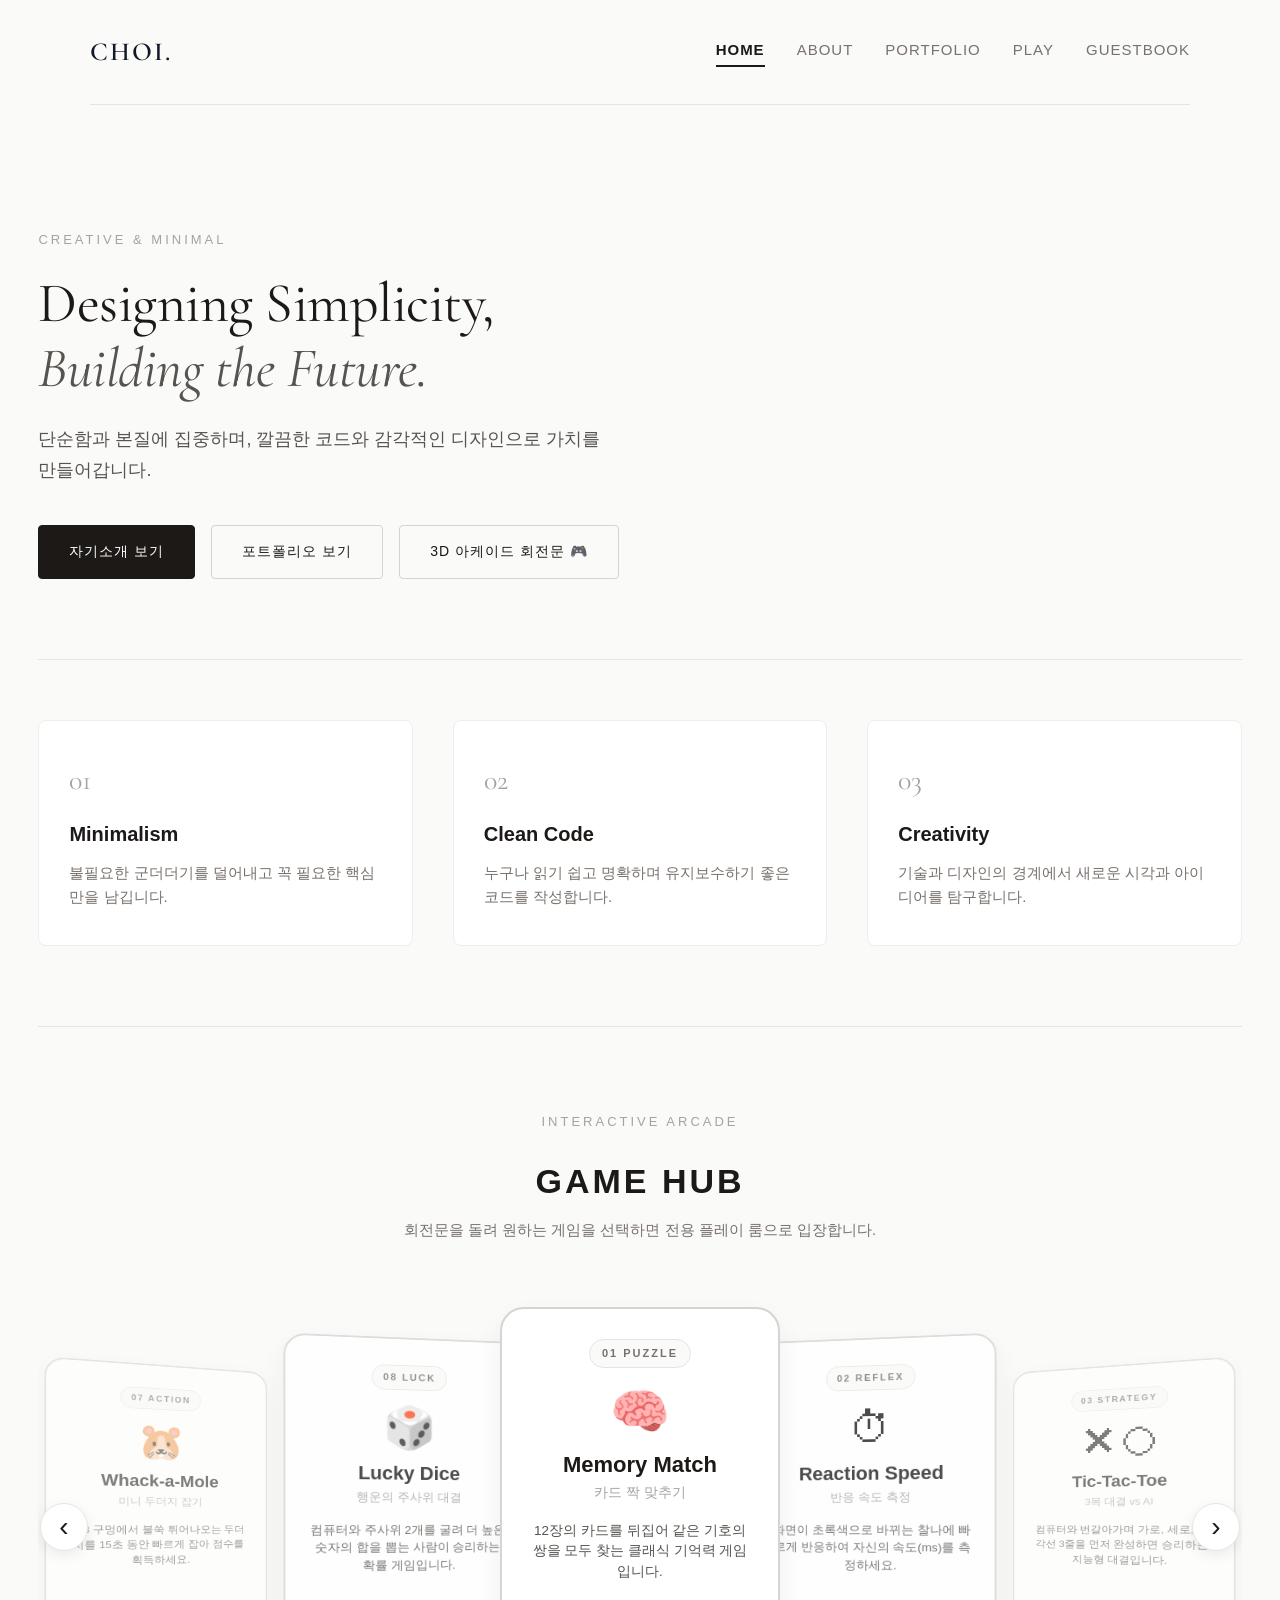
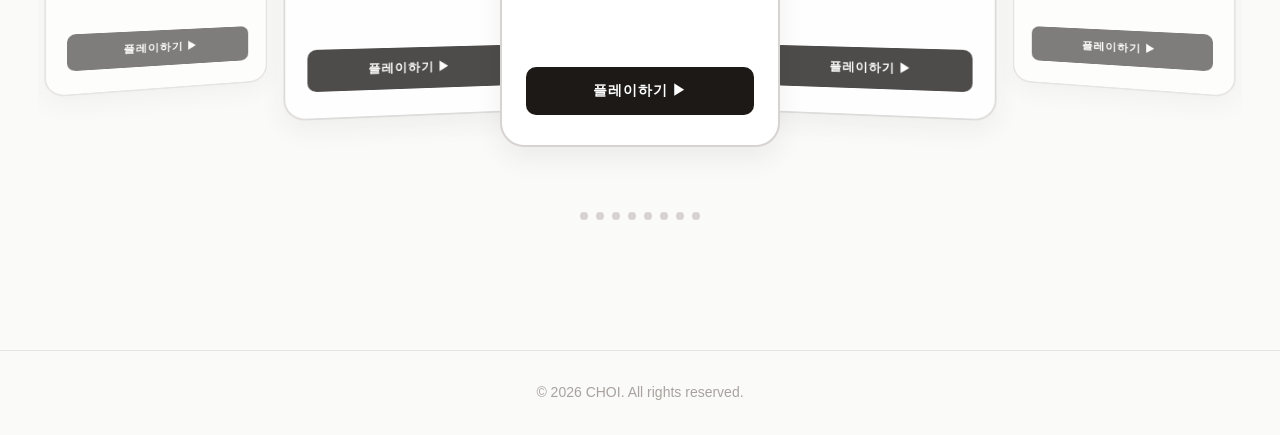
<file: index.html>
<!DOCTYPE html>
<html lang="ko">
<head>
    <meta charset="UTF-8">
    <meta name="viewport" content="width=device-width, initial-scale=1.0">
    <title>CHOI - Home</title>
    <!-- 구글 폰트 -->
    <link rel="preconnect" href="https://fonts.googleapis.com">
    <link rel="preconnect" href="https://fonts.gstatic.com" crossorigin>
    <link href="https://fonts.googleapis.com/css2?family=Cormorant+Garamond:ital,wght@0,400;0,600;1,400&family=Pretendard:wght@300;400;600;700&display=swap" rel="stylesheet">
    <link rel="stylesheet" href="style.css?v=3.5">
</head>
<body>
    <!-- 상단 네비게이션 메뉴 -->
    <header class="navbar">
        <div class="logo">
            <a href="index.html">CHOI.</a>
        </div>
        <nav class="nav-links">
            <a href="index.html" class="active">Home</a>
            <a href="about.html">About</a>
            <a href="portfolio.html">Portfolio</a>
            <a href="#playground">Play</a>
            <a href="guestbook.html">Guestbook</a>
        </nav>
    </header>

    <!-- 메인 홈페이지 콘텐츠 -->
    <main class="container">
        <!-- 1. 히어로 섹션 -->
        <section class="hero-section">
            <span class="category-tag">Creative & Minimal</span>
            <h1 class="hero-title">
                Designing Simplicity,<br>
                <em>Building the Future.</em>
            </h1>
            <p class="hero-subtitle">
                단순함과 본질에 집중하며, 깔끔한 코드와 감각적인 디자인으로 가치를 만들어갑니다.
            </p>

            <div class="button-group">
                <a href="about.html" class="btn btn-primary">자기소개 보기</a>
                <a href="portfolio.html" class="btn btn-outline">포트폴리오 보기</a>
                <a href="#playground" class="btn btn-outline">3D 아케이드 회전문 🎮</a>
            </div>
        </section>

        <!-- 2. 철학 카드 3열 -->
        <section class="feature-grid">
            <div class="feature-item">
                <span class="feature-num">01</span>
                <h3>Minimalism</h3>
                <p>불필요한 군더더기를 덜어내고 꼭 필요한 핵심만을 남깁니다.</p>
            </div>
            <div class="feature-item">
                <span class="feature-num">02</span>
                <h3>Clean Code</h3>
                <p>누구나 읽기 쉽고 명확하며 유지보수하기 좋은 코드를 작성합니다.</p>
            </div>
            <div class="feature-item">
                <span class="feature-num">03</span>
                <h3>Creativity</h3>
                <p>기술과 디자인의 경계에서 새로운 시각과 아이디어를 탐구합니다.</p>
            </div>
        </section>

        <!-- 3. 8-Game 3D 아케이드 회전문 섹션 -->
        <section class="carousel-playground-section" id="playground">
            <div class="section-title-wrap">
                <span class="category-tag">Interactive Arcade</span>
                <h2 class="section-title">GAME HUB</h2>
                <p class="section-desc">회전문을 돌려 원하는 게임을 선택하면 전용 플레이 룸으로 입장합니다.</p>
            </div>

            <!-- 3D 회전문 래퍼 -->
            <div class="carousel-3d-wrapper">
                <!-- 이전 버튼 -->
                <button class="carousel-arrow-btn prev-btn" id="prev-btn" aria-label="이전 게임">‹</button>

                <!-- 3D 원근감 씬 -->
                <div class="carousel-3d-scene" id="carousel-scene">
                    <div class="carousel-3d-cylinder" id="carousel-cylinder">

                        <!-- [게임 1] 카드 짝 맞추기 -->
                        <div class="carousel-3d-card" data-index="0" data-game="memory">
                            <div class="game-poster-card">
                                <div class="poster-badge">01 PUZZLE</div>
                                <div class="poster-icon">🧠</div>
                                <h3 class="poster-title">Memory Match</h3>
                                <p class="poster-korean">카드 짝 맞추기</p>
                                <p class="poster-desc">12장의 카드를 뒤집어 같은 기호의 쌍을 모두 찾는 클래식 기억력 게임입니다.</p>
                                <a href="play.html?game=memory" class="btn-play-now">플레이하기 ▶</a>
                            </div>
                        </div>

                        <!-- [게임 2] 반응 속도 테스트 -->
                        <div class="carousel-3d-card" data-index="1" data-game="reaction">
                            <div class="game-poster-card">
                                <div class="poster-badge">02 REFLEX</div>
                                <div class="poster-icon">⏱</div>
                                <h3 class="poster-title">Reaction Speed</h3>
                                <p class="poster-korean">반응 속도 측정</p>
                                <p class="poster-desc">화면이 초록색으로 바뀌는 찰나에 빠르게 반응하여 자신의 속도(ms)를 측정하세요.</p>
                                <a href="play.html?game=reaction" class="btn-play-now">플레이하기 ▶</a>
                            </div>
                        </div>

                        <!-- [게임 3] 틱택토 -->
                        <div class="carousel-3d-card" data-index="2" data-game="tictactoe">
                            <div class="game-poster-card">
                                <div class="poster-badge">03 STRATEGY</div>
                                <div class="poster-icon">✕◯</div>
                                <h3 class="poster-title">Tic-Tac-Toe</h3>
                                <p class="poster-korean">3목 대결 vs AI</p>
                                <p class="poster-desc">컴퓨터와 번갈아가며 가로, 세로, 대각선 3줄을 먼저 완성하면 승리하는 지능형 대결입니다.</p>
                                <a href="play.html?game=tictactoe" class="btn-play-now">플레이하기 ▶</a>
                            </div>
                        </div>

                        <!-- [게임 4] 업다운 숫자 맞추기 -->
                        <div class="carousel-3d-card" data-index="3" data-game="updown">
                            <div class="game-poster-card">
                                <div class="poster-badge">04 LOGIC</div>
                                <div class="poster-icon">⇅</div>
                                <h3 class="poster-title">Up & Down</h3>
                                <p class="poster-korean">업다운 숫자 맞추기</p>
                                <p class="poster-desc">1부터 100 사이의 숨겨진 숫자를 7번의 기회 안에 UP/DOWN 힌트로 추리해 보세요.</p>
                                <a href="play.html?game=updown" class="btn-play-now">플레이하기 ▶</a>
                            </div>
                        </div>

                        <!-- [게임 5] 스피드 연타 -->
                        <div class="carousel-3d-card" data-index="4" data-game="clicker">
                            <div class="game-poster-card">
                                <div class="poster-badge">05 SPEED</div>
                                <div class="poster-icon">👆</div>
                                <h3 class="poster-title">Speed Clicker</h3>
                                <p class="poster-korean">5초 스피드 광클</p>
                                <p class="poster-desc">5초 동안 버튼을 최대한 빠르게 연타하여 자신의 초당 클릭 속도(CPS)를 측정합니다.</p>
                                <a href="play.html?game=clicker" class="btn-play-now">플레이하기 ▶</a>
                            </div>
                        </div>

                        <!-- [게임 6] 가위바위보 -->
                        <div class="carousel-3d-card" data-index="5" data-game="rps">
                            <div class="game-poster-card">
                                <div class="poster-badge">06 CHANCE</div>
                                <div class="poster-icon">✌️</div>
                                <h3 class="poster-title">Rock Paper Scissors</h3>
                                <p class="poster-korean">가위바위보 연승</p>
                                <p class="poster-desc">컴퓨터를 상대로 가위, 바위, 보를 겨루어 최고 몇 연승까지 기록할 수 있는지 도전하세요.</p>
                                <a href="play.html?game=rps" class="btn-play-now">플레이하기 ▶</a>
                            </div>
                        </div>

                        <!-- [게임 7] 두더지 잡기 -->
                        <div class="carousel-3d-card" data-index="6" data-game="mole">
                            <div class="game-poster-card">
                                <div class="poster-badge">07 ACTION</div>
                                <div class="poster-icon">🐹</div>
                                <h3 class="poster-title">Whack-a-Mole</h3>
                                <p class="poster-korean">미니 두더지 잡기</p>
                                <p class="poster-desc">3x3 구멍에서 불쑥 튀어나오는 두더지를 15초 동안 빠르게 잡아 점수를 획득하세요.</p>
                                <a href="play.html?game=mole" class="btn-play-now">플레이하기 ▶</a>
                            </div>
                        </div>

                        <!-- [게임 8] 주사위 대결 -->
                        <div class="carousel-3d-card" data-index="7" data-game="dice">
                            <div class="game-poster-card">
                                <div class="poster-badge">08 LUCK</div>
                                <div class="poster-icon">🎲</div>
                                <h3 class="poster-title">Lucky Dice</h3>
                                <p class="poster-korean">행운의 주사위 대결</p>
                                <p class="poster-desc">컴퓨터와 주사위 2개를 굴려 더 높은 숫자의 합을 뽑는 사람이 승리하는 확률 게임입니다.</p>
                                <a href="play.html?game=dice" class="btn-play-now">플레이하기 ▶</a>
                            </div>
                        </div>

                    </div>
                </div>

                <!-- 다음 버튼 -->
                <button class="carousel-arrow-btn next-btn" id="next-btn" aria-label="다음 게임">›</button>
            </div>

            <!-- 하단 8개 인디케이터 점 -->
            <div class="carousel-indicators" id="carousel-indicators">
                <button class="indicator-dot active" data-index="0" aria-label="1번"></button>
                <button class="indicator-dot" data-index="1" aria-label="2번"></button>
                <button class="indicator-dot" data-index="2" aria-label="3번"></button>
                <button class="indicator-dot" data-index="3" aria-label="4번"></button>
                <button class="indicator-dot" data-index="4" aria-label="5번"></button>
                <button class="indicator-dot" data-index="5" aria-label="6번"></button>
                <button class="indicator-dot" data-index="6" aria-label="7번"></button>
                <button class="indicator-dot" data-index="7" aria-label="8번"></button>
            </div>
        </section>
    </main>

    <!-- 하단 푸터 -->
    <footer class="footer">
        <p>© 2026 CHOI. All rights reserved.</p>
    </footer>

    <script src="script.js"></script>
</body>
</html>
</file>
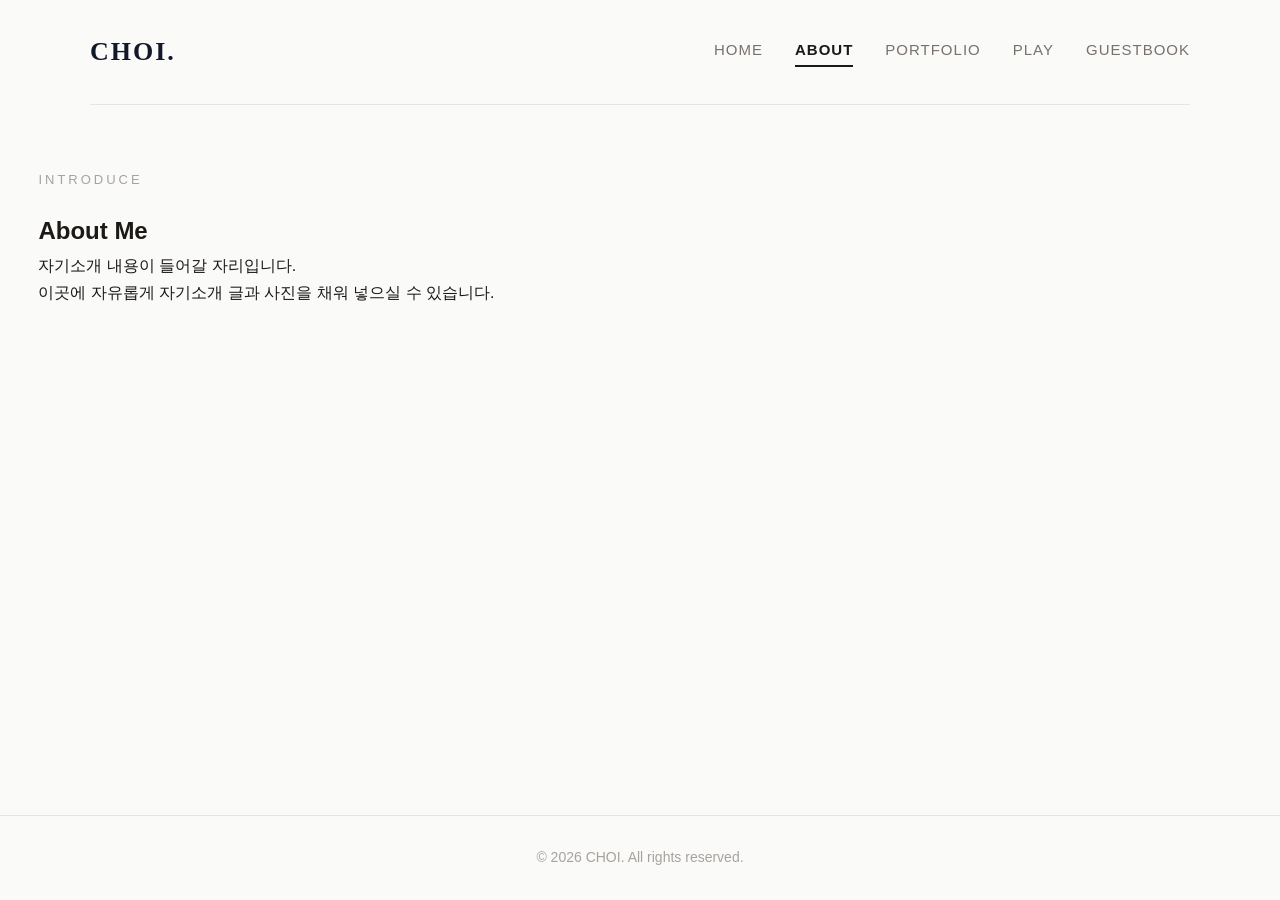
<file: about.html>
<!DOCTYPE html>
<html lang="ko">
<head>
    <meta charset="UTF-8">
    <meta name="viewport" content="width=device-width, initial-scale=1.0">
    <title>About Me - 자기소개</title>
    <link rel="stylesheet" href="style.css">
</head>
<body>
    <!-- 상단 메뉴 네비게이션 -->
    <header class="navbar">
        <div class="logo">
            <a href="index.html">CHOI.</a>
        </div>
        <nav class="nav-links">
            <a href="index.html">Home</a>
            <a href="about.html" class="active">About</a>
            <a href="portfolio.html">Portfolio</a>
            <a href="play.html">Play</a>
            <a href="guestbook.html">Guestbook</a>
        </nav>
    </header>

    <!-- 빈 자기소개 본문 영역 -->
    <main class="container">
        <section class="page-header">
            <span class="category-tag">Introduce</span>
            <h1>About Me</h1>
            <p class="description">자기소개 내용이 들어갈 자리입니다.</p>
        </section>
        
        <section class="placeholder-box">
            <p>이곳에 자유롭게 자기소개 글과 사진을 채워 넣으실 수 있습니다.</p>
        </section>
    </main>

    <!-- 하단 푸터 -->
    <footer class="footer">
        <p>© 2026 CHOI. All rights reserved.</p>
    </footer>

    <script src="script.js"></script>
</body>
</html>
</file>
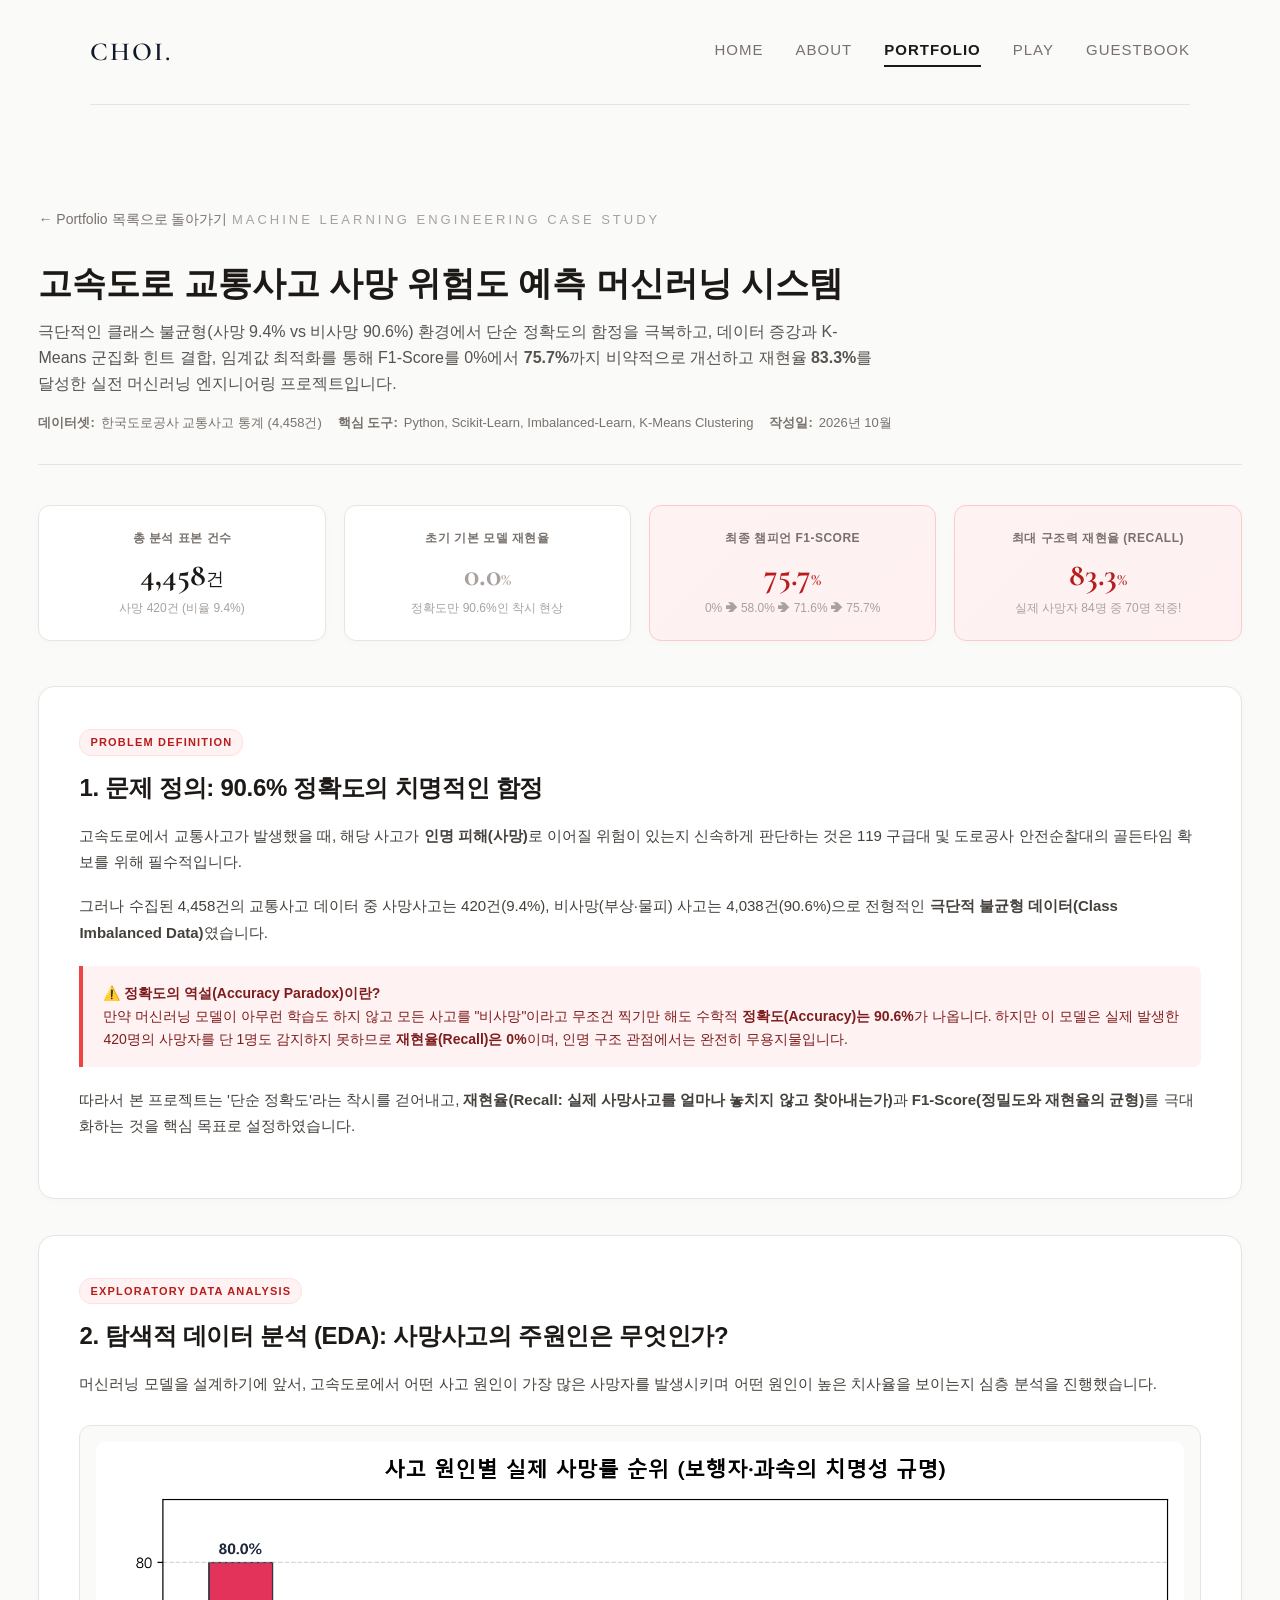
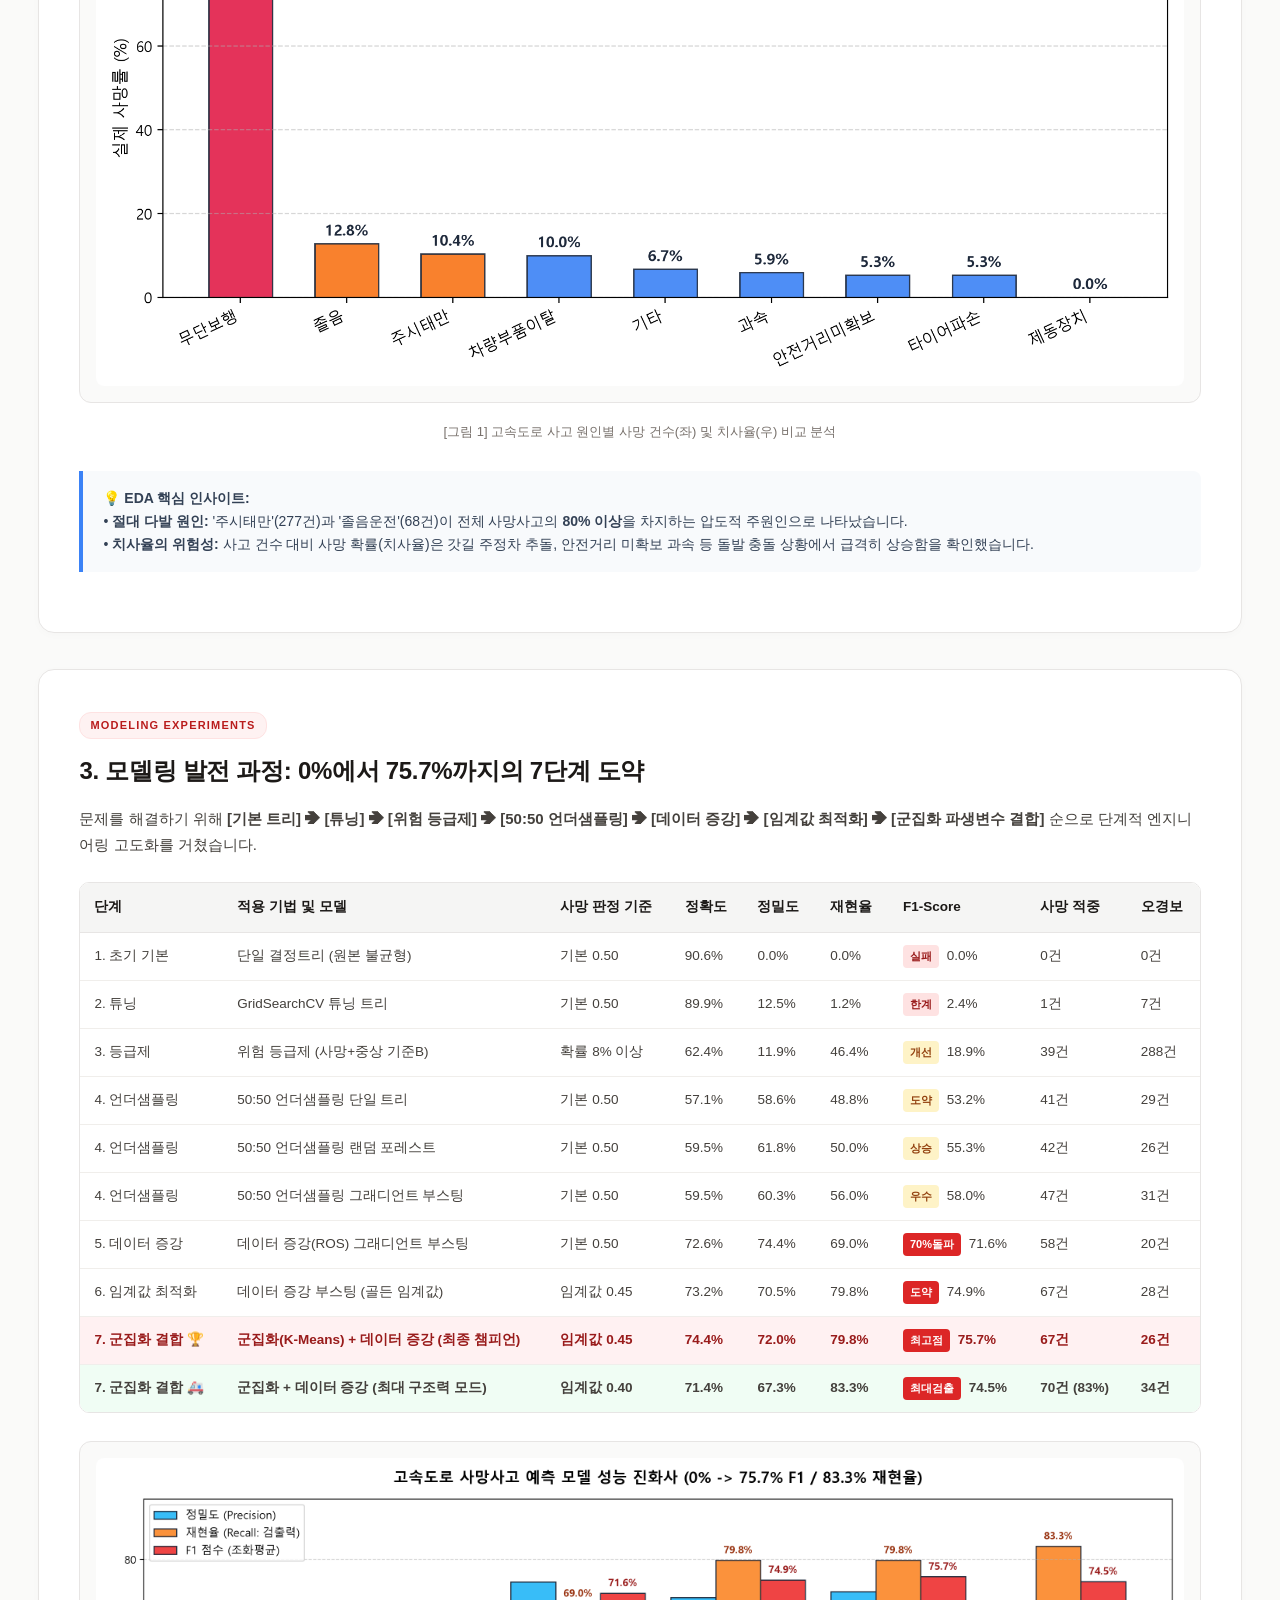
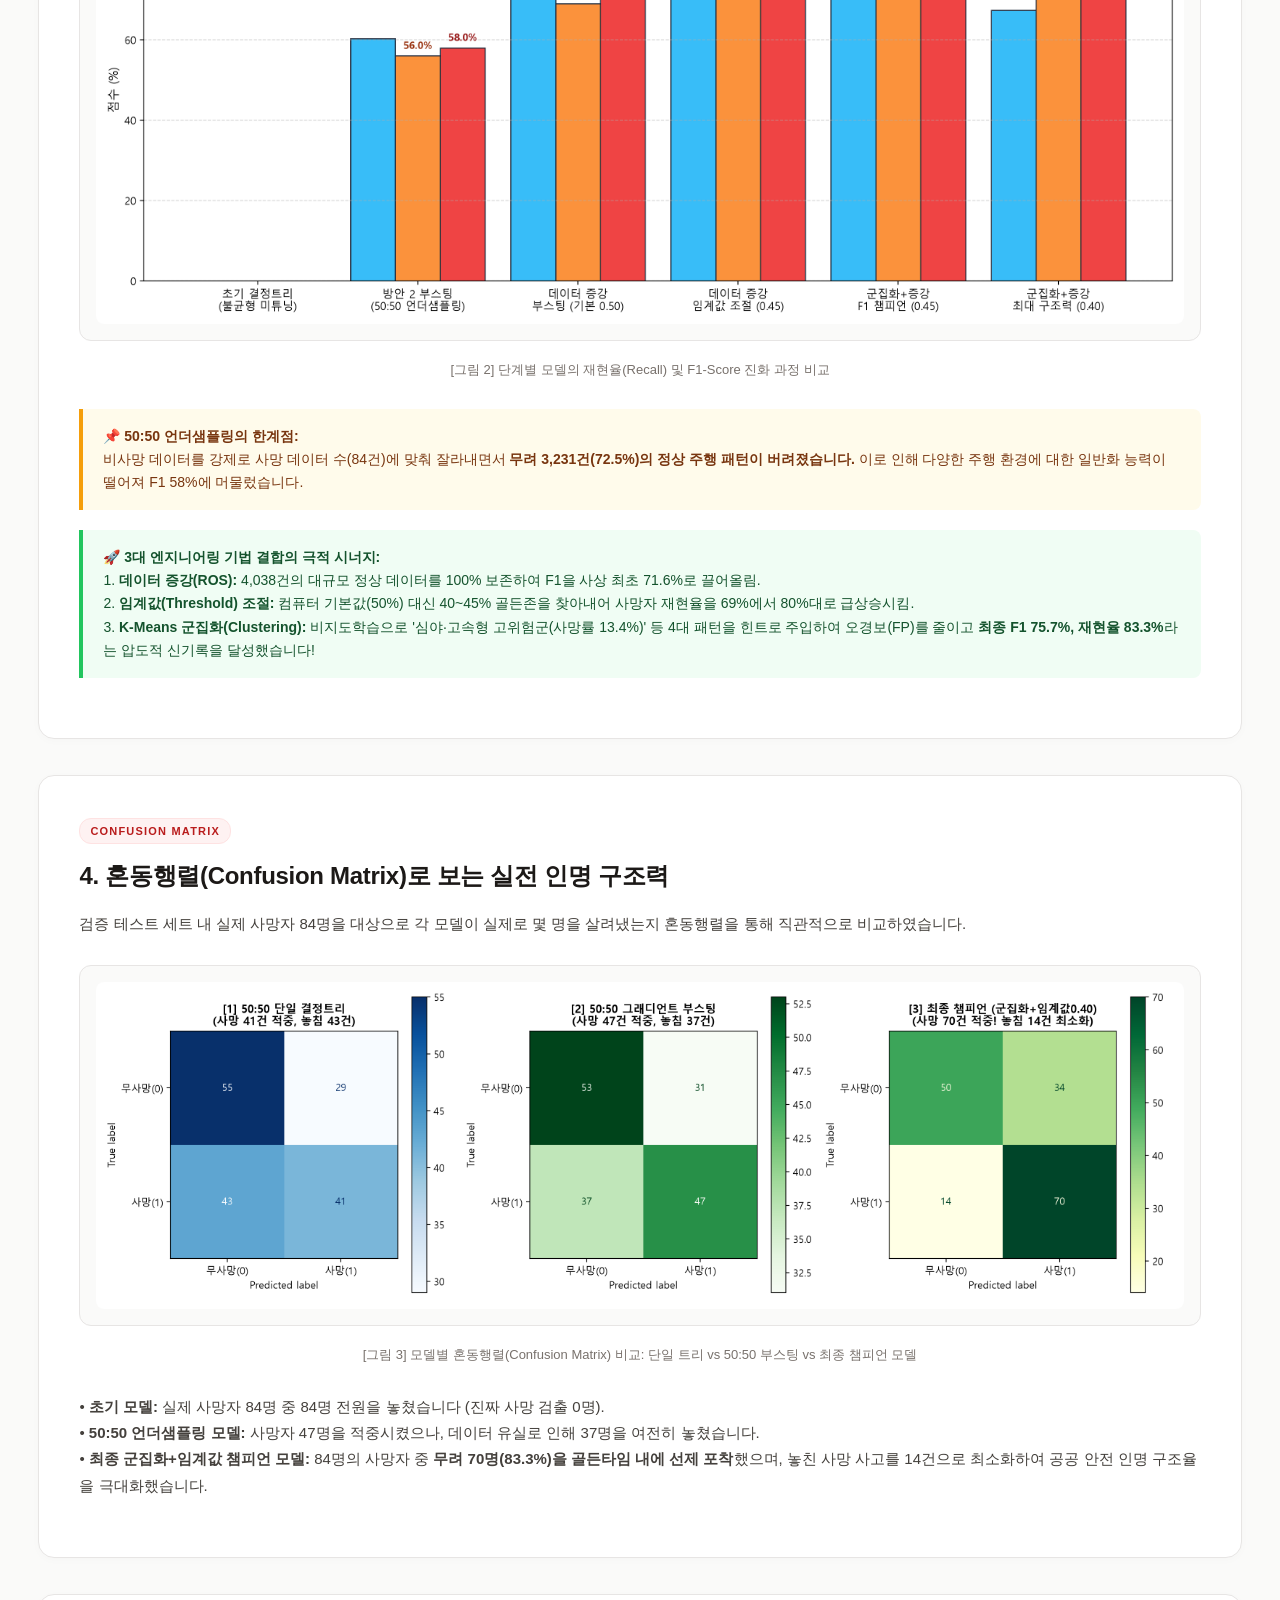
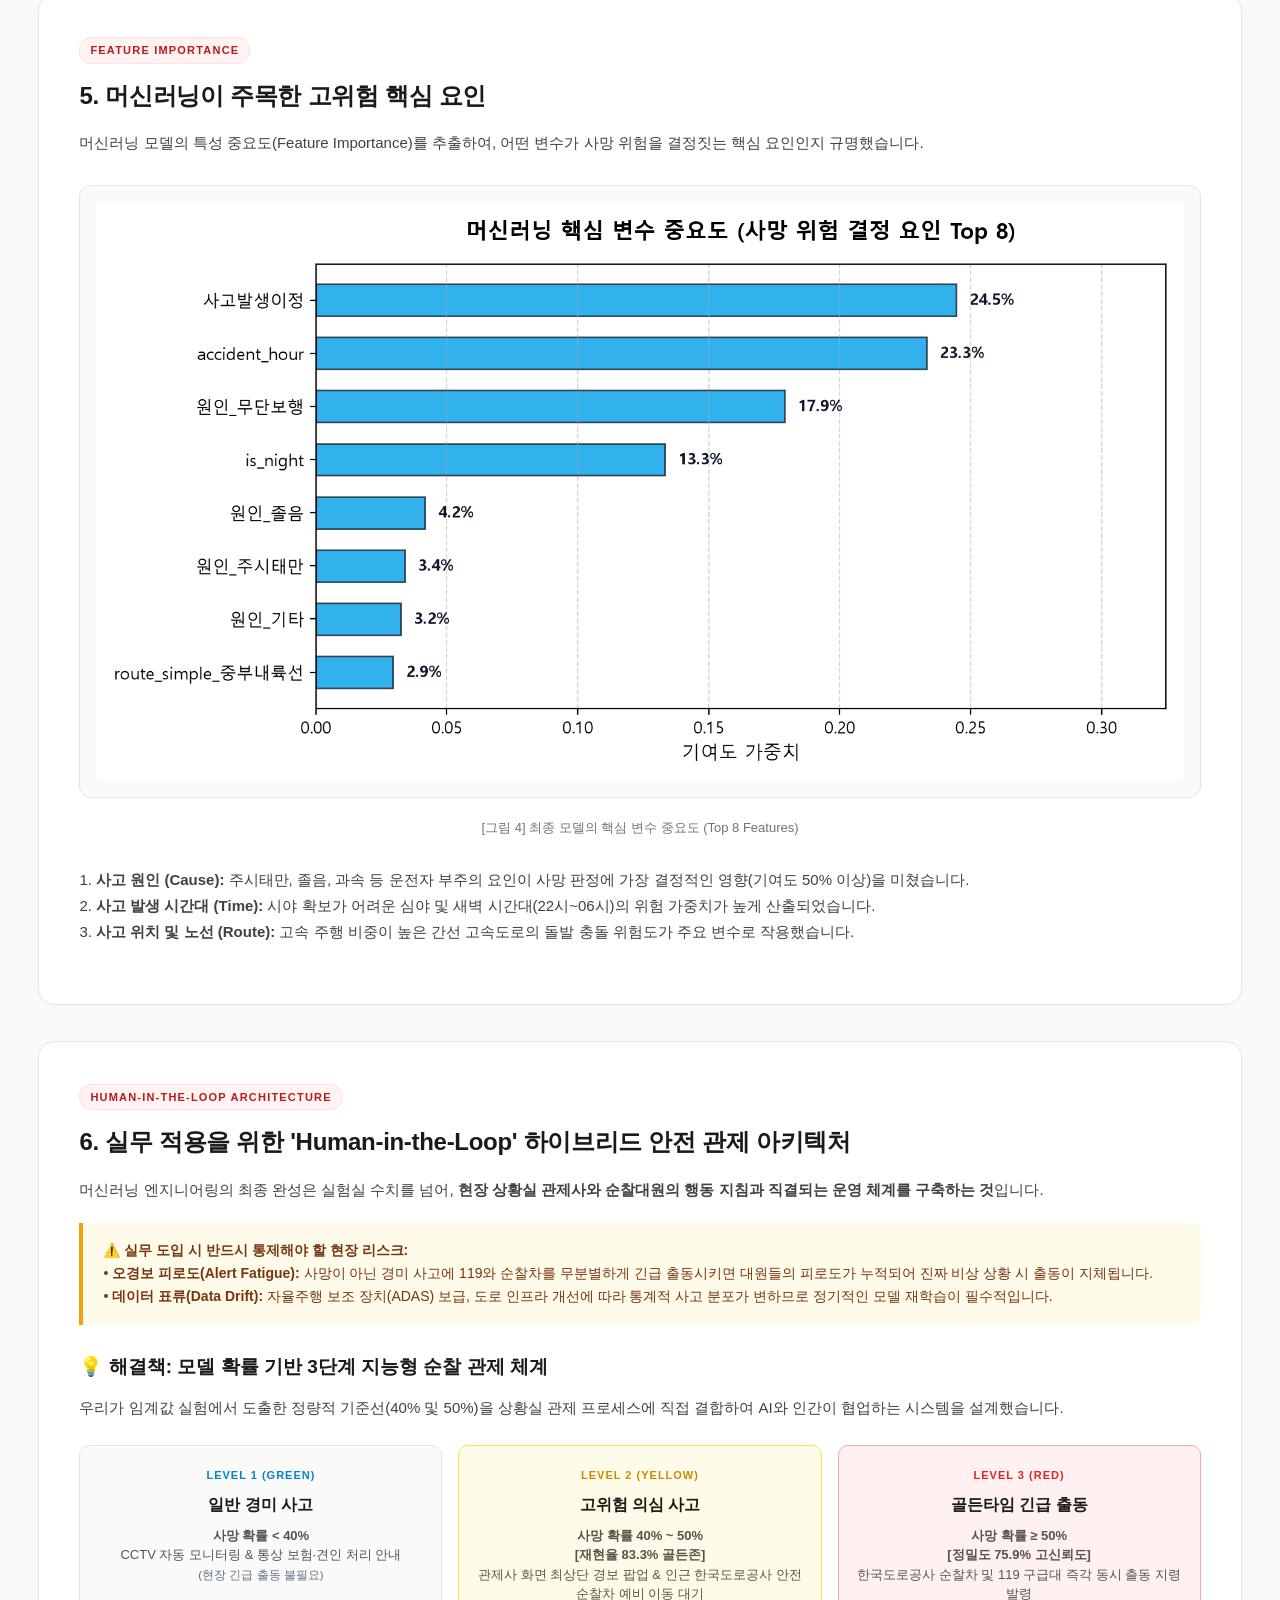
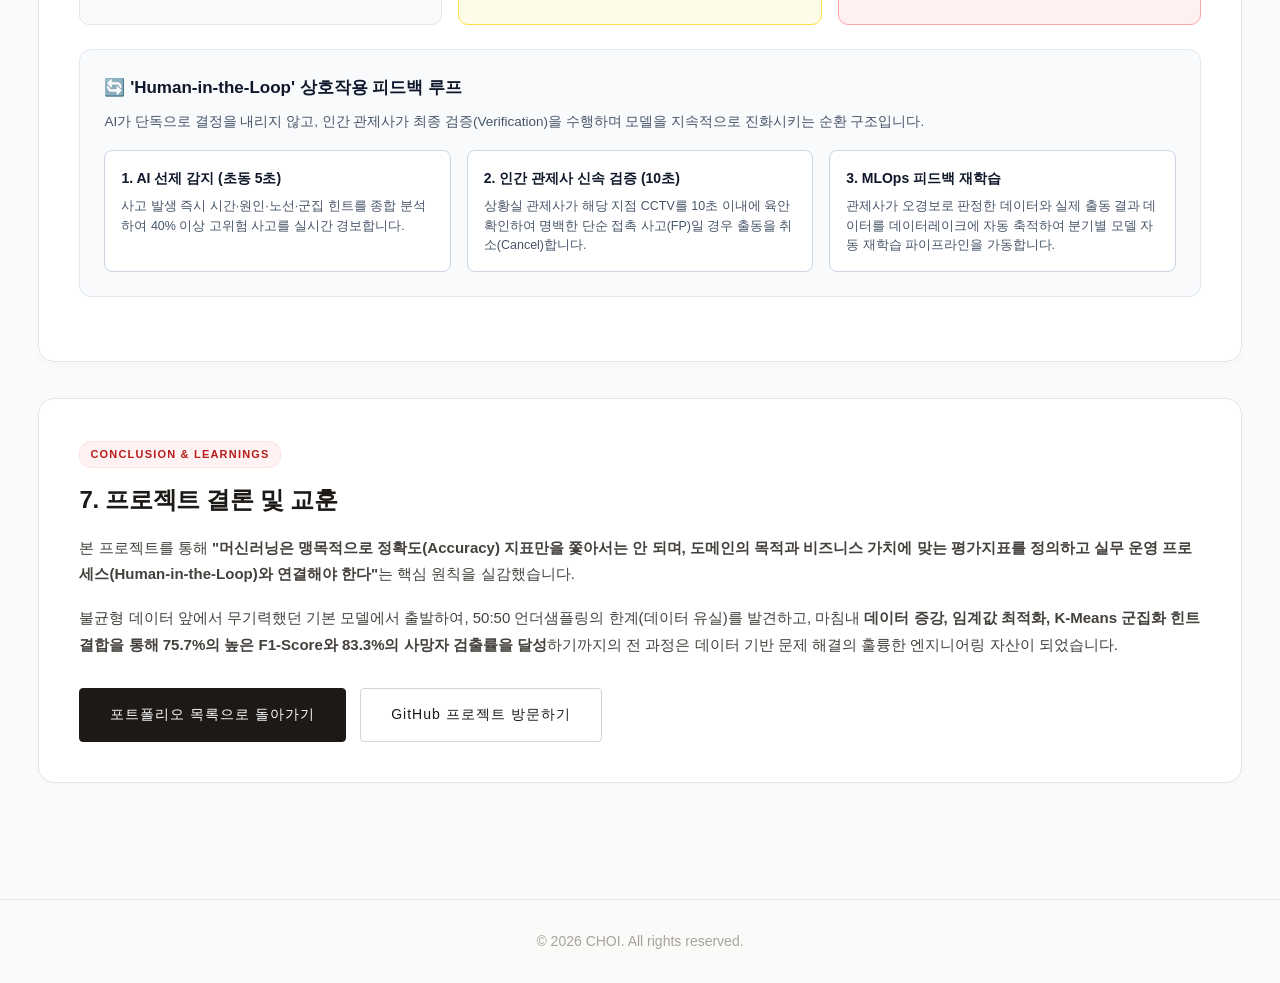
<file: accident-ml-report.html>
<!DOCTYPE html>
<html lang="ko">
<head>
    <meta charset="UTF-8">
    <meta name="viewport" content="width=device-width, initial-scale=1.0">
    <title>고속도로 사망사고 위험도 예측 머신러닝 시스템 - 분석 리포트</title>
    <!-- 구글 폰트 -->
    <link rel="preconnect" href="https://fonts.googleapis.com">
    <link rel="preconnect" href="https://fonts.gstatic.com" crossorigin>
    <link href="https://fonts.googleapis.com/css2?family=Cormorant+Garamond:ital,wght@0,400;0,600;1,400&family=Pretendard:wght@300;400;500;600;700;800&display=swap" rel="stylesheet">
    <link rel="stylesheet" href="style.css?v=3.6">
    <style>
        /* ===================================================
           분석 리포트(Case Study) 전용 스타일
        =================================================== */
        .report-header {
            padding: 40px 0 30px;
            border-bottom: 1px solid #e7e5e4;
            margin-bottom: 40px;
        }

        .back-link {
            display: inline-flex;
            align-items: center;
            gap: 6px;
            font-size: 14px;
            color: #78716c;
            text-decoration: none;
            margin-bottom: 16px;
            font-weight: 500;
            transition: color 0.2s ease;
        }

        .back-link:hover {
            color: #1c1917;
        }

        .report-meta {
            display: flex;
            flex-wrap: wrap;
            gap: 16px;
            margin-top: 16px;
            font-size: 13px;
            color: #78716c;
        }

        .report-meta-item {
            display: flex;
            align-items: center;
            gap: 6px;
        }

        /* 핵심 지표 하이라이트 배너 */
        .metrics-banner {
            display: grid;
            grid-template-columns: repeat(4, 1fr);
            gap: 18px;
            margin-bottom: 45px;
        }

        .metric-card {
            background-color: #ffffff;
            border: 1px solid #e7e5e4;
            border-radius: 12px;
            padding: 22px 20px;
            text-align: center;
            box-shadow: 0 2px 8px rgba(0, 0, 0, 0.02);
            transition: transform 0.2s ease, border-color 0.2s ease;
        }

        .metric-card:hover {
            transform: translateY(-2px);
            border-color: #1c1917;
        }

        .metric-card.highlight {
            background: linear-gradient(135deg, #fef2f2 0%, #fff1f2 100%);
            border-color: #fecaca;
        }

        .metric-label {
            font-size: 12px;
            color: #78716c;
            font-weight: 600;
            letter-spacing: 0.5px;
            text-transform: uppercase;
            margin-bottom: 8px;
        }

        .metric-value {
            font-family: 'Cormorant Garamond', 'Pretendard', serif;
            font-size: 32px;
            font-weight: 700;
            color: #1c1917;
            line-height: 1.1;
        }

        .metric-card.highlight .metric-value {
            color: #b91c1c;
        }

        .metric-sub {
            font-size: 12px;
            color: #a8a29e;
            margin-top: 6px;
        }

        /* 아티클 섹션 구조 */
        .report-section {
            background-color: #ffffff;
            border: 1px solid #e7e5e4;
            border-radius: 16px;
            padding: 40px;
            margin-bottom: 36px;
            box-shadow: 0 2px 10px rgba(0, 0, 0, 0.02);
        }

        .section-badge {
            display: inline-block;
            font-size: 11px;
            letter-spacing: 1.2px;
            text-transform: uppercase;
            color: #b91c1c;
            background-color: #fef2f2;
            border: 1px solid #fee2e2;
            padding: 3px 10px;
            border-radius: 12px;
            font-weight: 700;
            margin-bottom: 12px;
        }

        .report-section h2 {
            font-size: 24px;
            font-weight: 700;
            color: #1c1917;
            margin-bottom: 14px;
            letter-spacing: -0.3px;
        }

        .report-section p {
            font-size: 15px;
            color: #44403c;
            line-height: 1.75;
            margin-bottom: 18px;
        }

        /* 알림/강조 박스 (Notice Box) */
        .callout-box {
            background-color: #f8fafc;
            border-left: 4px solid #3b82f6;
            padding: 16px 20px;
            border-radius: 0 8px 8px 0;
            margin: 20px 0;
            font-size: 14px;
            color: #334155;
            line-height: 1.65;
        }

        .callout-box.warning {
            background-color: #fffbeb;
            border-left-color: #f59e0b;
            color: #78350f;
        }

        .callout-box.danger {
            background-color: #fef2f2;
            border-left-color: #ef4444;
            color: #7f1d1d;
        }

        .callout-box.success {
            background-color: #f0fdf4;
            border-left-color: #22c55e;
            color: #14532d;
        }

        /* 시각화 이미지 래퍼 */
        .chart-figure {
            margin: 28px 0;
            text-align: center;
        }

        .chart-img-container {
            background-color: #fafaf9;
            border: 1px solid #e7e5e4;
            border-radius: 12px;
            padding: 16px;
            display: inline-block;
            max-width: 100%;
            overflow: hidden;
        }

        .chart-img {
            max-width: 100%;
            height: auto;
            border-radius: 8px;
            display: block;
            margin: 0 auto;
        }

        .chart-caption {
            font-size: 13px;
            color: #78716c;
            margin-top: 10px;
            font-weight: 500;
        }

        /* 반응형 비교 표 스타일 */
        .table-responsive {
            width: 100%;
            overflow-x: auto;
            margin: 24px 0;
            border-radius: 10px;
            border: 1px solid #e7e5e4;
        }

        .comparison-table {
            width: 100%;
            border-collapse: collapse;
            font-size: 13.5px;
            text-align: left;
            background-color: #ffffff;
        }

        .comparison-table th {
            background-color: #f5f5f4;
            color: #1c1917;
            font-weight: 700;
            padding: 13px 14px;
            border-bottom: 1px solid #e7e5e4;
            white-space: nowrap;
        }

        .comparison-table td {
            padding: 12px 14px;
            border-bottom: 1px solid #f0eeeb;
            color: #44403c;
            vertical-align: middle;
            white-space: nowrap;
        }

        .comparison-table tr:last-child td {
            border-bottom: none;
        }

        .comparison-table tr.winner-row {
            background-color: #fff1f2;
            font-weight: 600;
        }

        .comparison-table tr.winner-row td {
            color: #991b1b;
        }

        .badge-tag {
            display: inline-block;
            font-size: 11px;
            padding: 2px 7px;
            border-radius: 4px;
            font-weight: 600;
            margin-right: 4px;
        }

        .badge-fail {
            background-color: #fee2e2;
            color: #991b1b;
        }

        .badge-mid {
            background-color: #fef3c7;
            color: #92400e;
        }

        .badge-best {
            background-color: #dc2626;
            color: #ffffff;
        }

        /* 시스템 아키텍처 다이어그램 카드 */
        .system-flow {
            display: grid;
            grid-template-columns: repeat(3, 1fr);
            gap: 16px;
            margin: 24px 0;
        }

        .flow-card {
            background-color: #fafaf9;
            border: 1px solid #e7e5e4;
            border-radius: 10px;
            padding: 20px 18px;
            text-align: center;
            position: relative;
        }

        .flow-step {
            font-size: 11px;
            font-weight: 700;
            letter-spacing: 1px;
            color: #0284c7;
            text-transform: uppercase;
            margin-bottom: 6px;
        }

        .flow-title {
            font-size: 16px;
            font-weight: 700;
            color: #1c1917;
            margin-bottom: 8px;
        }

        .flow-desc {
            font-size: 13px;
            color: #57534e;
            line-height: 1.5;
        }

        /* Human in the loop 설명 박스 */
        .hitl-container {
            background-color: #f8fafc;
            border: 1px solid #e2e8f0;
            border-radius: 12px;
            padding: 24px;
            margin: 24px 0;
        }

        .hitl-step-grid {
            display: grid;
            grid-template-columns: repeat(3, 1fr);
            gap: 16px;
            margin-top: 18px;
        }

        .hitl-step-box {
            background: #ffffff;
            border: 1px solid #cbd5e1;
            border-radius: 8px;
            padding: 16px;
        }

        .hitl-step-box h4 {
            font-size: 14px;
            font-weight: 700;
            color: #0f172a;
            margin-bottom: 6px;
        }

        .hitl-step-box p {
            font-size: 12.5px;
            color: #475569;
            margin-bottom: 0;
            line-height: 1.55;
        }

        /* 반응형 모바일 대응 */
        @media (max-width: 768px) {
            .metrics-banner {
                grid-template-columns: repeat(2, 1fr);
            }
            .system-flow, .hitl-step-grid {
                grid-template-columns: 1fr;
            }
            .report-section {
                padding: 26px 20px;
            }
        }
    </style>
</head>
<body>
    <!-- 상단 메뉴 네비게이션 -->
    <header class="navbar">
        <div class="logo">
            <a href="index.html">CHOI.</a>
        </div>
        <nav class="nav-links">
            <a href="index.html">Home</a>
            <a href="about.html">About</a>
            <a href="portfolio.html" class="active">Portfolio</a>
            <a href="play.html">Play</a>
            <a href="guestbook.html">Guestbook</a>
        </nav>
    </header>

    <!-- 본문 컨테이너 -->
    <main class="container">
        <!-- 리포트 상단 헤더 -->
        <section class="report-header">
            <a href="portfolio.html" class="back-link">&larr; Portfolio 목록으로 돌아가기</a>
            <span class="category-tag">Machine Learning Engineering Case Study</span>
            <h1 style="font-size: 34px; margin: 10px 0 14px; font-weight: 700; color: #1c1917; line-height: 1.3;">
                고속도로 교통사고 사망 위험도 예측 머신러닝 시스템
            </h1>
            <p class="description" style="font-size: 16px; color: #57534e; line-height: 1.6; max-width: 840px;">
                극단적인 클래스 불균형(사망 9.4% vs 비사망 90.6%) 환경에서 단순 정확도의 함정을 극복하고, 데이터 증강과 K-Means 군집화 힌트 결합, 임계값 최적화를 통해 F1-Score를 0%에서 <strong>75.7%</strong>까지 비약적으로 개선하고 재현율 <strong>83.3%</strong>를 달성한 실전 머신러닝 엔지니어링 프로젝트입니다.
            </p>

            <div class="report-meta">
                <span class="report-meta-item"><strong>데이터셋:</strong> 한국도로공사 교통사고 통계 (4,458건)</span>
                <span class="report-meta-item"><strong>핵심 도구:</strong> Python, Scikit-Learn, Imbalanced-Learn, K-Means Clustering</span>
                <span class="report-meta-item"><strong>작성일:</strong> 2026년 10월</span>
            </div>
        </section>

        <!-- 핵심 요약 지표 배너 (KPI Cards) -->
        <section class="metrics-banner">
            <div class="metric-card">
                <div class="metric-label">총 분석 표본 건수</div>
                <div class="metric-value">4,458<span style="font-size: 18px; font-weight: 500;">건</span></div>
                <div class="metric-sub">사망 420건 (비율 9.4%)</div>
            </div>
            <div class="metric-card">
                <div class="metric-label">초기 기본 모델 재현율</div>
                <div class="metric-value" style="color: #a8a29e;">0.0<span style="font-size: 18px; font-weight: 500;">%</span></div>
                <div class="metric-sub">정확도만 90.6%인 착시 현상</div>
            </div>
            <div class="metric-card highlight">
                <div class="metric-label">최종 챔피언 F1-Score</div>
                <div class="metric-value">75.7<span style="font-size: 18px; font-weight: 500;">%</span></div>
                <div class="metric-sub">0% ➔ 58.0% ➔ 71.6% ➔ 75.7%</div>
            </div>
            <div class="metric-card highlight">
                <div class="metric-label">최대 구조력 재현율 (Recall)</div>
                <div class="metric-value">83.3<span style="font-size: 18px; font-weight: 500;">%</span></div>
                <div class="metric-sub">실제 사망자 84명 중 70명 적중!</div>
            </div>
        </section>

        <!-- 섹션 1: 문제 정의와 정확도의 역설 -->
        <section class="report-section">
            <span class="section-badge">Problem Definition</span>
            <h2>1. 문제 정의: 90.6% 정확도의 치명적인 함정</h2>
            <p>
                고속도로에서 교통사고가 발생했을 때, 해당 사고가 <strong>인명 피해(사망)</strong>로 이어질 위험이 있는지 신속하게 판단하는 것은 119 구급대 및 도로공사 안전순찰대의 골든타임 확보를 위해 필수적입니다.
            </p>
            <p>
                그러나 수집된 4,458건의 교통사고 데이터 중 사망사고는 420건(9.4%), 비사망(부상·물피) 사고는 4,038건(90.6%)으로 전형적인 <strong>극단적 불균형 데이터(Class Imbalanced Data)</strong>였습니다.
            </p>

            <div class="callout-box danger">
                <strong>⚠️ 정확도의 역설(Accuracy Paradox)이란?</strong><br>
                만약 머신러닝 모델이 아무런 학습도 하지 않고 모든 사고를 "비사망"이라고 무조건 찍기만 해도 수학적 <strong>정확도(Accuracy)는 90.6%</strong>가 나옵니다. 하지만 이 모델은 실제 발생한 420명의 사망자를 단 1명도 감지하지 못하므로 <strong>재현율(Recall)은 0%</strong>이며, 인명 구조 관점에서는 완전히 무용지물입니다.
            </div>

            <p>
                따라서 본 프로젝트는 '단순 정확도'라는 착시를 걷어내고, <strong>재현율(Recall: 실제 사망사고를 얼마나 놓치지 않고 찾아내는가)</strong>과 <strong>F1-Score(정밀도와 재현율의 균형)</strong>를 극대화하는 것을 핵심 목표로 설정하였습니다.
            </p>
        </section>

        <!-- 섹션 2: 탐색적 데이터 분석(EDA) -->
        <section class="report-section">
            <span class="section-badge">Exploratory Data Analysis</span>
            <h2>2. 탐색적 데이터 분석 (EDA): 사망사고의 주원인은 무엇인가?</h2>
            <p>
                머신러닝 모델을 설계하기에 앞서, 고속도로에서 어떤 사고 원인이 가장 많은 사망자를 발생시키며 어떤 원인이 높은 치사율을 보이는지 심층 분석을 진행했습니다.
            </p>

            <div class="chart-figure">
                <div class="chart-img-container">
                    <img src="assets/images/ml/eda_causes.png" alt="고속도로 사망사고 원인별 건수 및 치사율 차트" class="chart-img">
                </div>
                <div class="chart-caption">[그림 1] 고속도로 사고 원인별 사망 건수(좌) 및 치사율(우) 비교 분석</div>
            </div>

            <div class="callout-box">
                <strong>💡 EDA 핵심 인사이트:</strong><br>
                • <strong>절대 다발 원인:</strong> '주시태만'(277건)과 '졸음운전'(68건)이 전체 사망사고의 <strong>80% 이상</strong>을 차지하는 압도적 주원인으로 나타났습니다.<br>
                • <strong>치사율의 위험성:</strong> 사고 건수 대비 사망 확률(치사율)은 갓길 주정차 추돌, 안전거리 미확보 과속 등 돌발 충돌 상황에서 급격히 상승함을 확인했습니다.
            </div>
        </section>

        <!-- 섹션 3: 모델링 발전 과정 및 비교 -->
        <section class="report-section">
            <span class="section-badge">Modeling Experiments</span>
            <h2>3. 모델링 발전 과정: 0%에서 75.7%까지의 7단계 도약</h2>
            <p>
                문제를 해결하기 위해 <strong>[기본 트리] ➔ [튜닝] ➔ [위험 등급제] ➔ [50:50 언더샘플링] ➔ [데이터 증강] ➔ [임계값 최적화] ➔ [군집화 파생변수 결합]</strong> 순으로 단계적 엔지니어링 고도화를 거쳤습니다.
            </p>

            <div class="table-responsive">
                <table class="comparison-table">
                    <thead>
                        <tr>
                            <th>단계</th>
                            <th>적용 기법 및 모델</th>
                            <th>사망 판정 기준</th>
                            <th>정확도</th>
                            <th>정밀도</th>
                            <th>재현율</th>
                            <th>F1-Score</th>
                            <th>사망 적중</th>
                            <th>오경보</th>
                        </tr>
                    </thead>
                    <tbody>
                        <tr>
                            <td>1. 초기 기본</td>
                            <td>단일 결정트리 (원본 불균형)</td>
                            <td>기본 0.50</td>
                            <td>90.6%</td>
                            <td>0.0%</td>
                            <td>0.0%</td>
                            <td><span class="badge-tag badge-fail">실패</span> 0.0%</td>
                            <td>0건</td>
                            <td>0건</td>
                        </tr>
                        <tr>
                            <td>2. 튜닝</td>
                            <td>GridSearchCV 튜닝 트리</td>
                            <td>기본 0.50</td>
                            <td>89.9%</td>
                            <td>12.5%</td>
                            <td>1.2%</td>
                            <td><span class="badge-tag badge-fail">한계</span> 2.4%</td>
                            <td>1건</td>
                            <td>7건</td>
                        </tr>
                        <tr>
                            <td>3. 등급제</td>
                            <td>위험 등급제 (사망+중상 기준B)</td>
                            <td>확률 8% 이상</td>
                            <td>62.4%</td>
                            <td>11.9%</td>
                            <td>46.4%</td>
                            <td><span class="badge-tag badge-mid">개선</span> 18.9%</td>
                            <td>39건</td>
                            <td>288건</td>
                        </tr>
                        <tr>
                            <td>4. 언더샘플링</td>
                            <td>50:50 언더샘플링 단일 트리</td>
                            <td>기본 0.50</td>
                            <td>57.1%</td>
                            <td>58.6%</td>
                            <td>48.8%</td>
                            <td><span class="badge-tag badge-mid">도약</span> 53.2%</td>
                            <td>41건</td>
                            <td>29건</td>
                        </tr>
                        <tr>
                            <td>4. 언더샘플링</td>
                            <td>50:50 언더샘플링 랜덤 포레스트</td>
                            <td>기본 0.50</td>
                            <td>59.5%</td>
                            <td>61.8%</td>
                            <td>50.0%</td>
                            <td><span class="badge-tag badge-mid">상승</span> 55.3%</td>
                            <td>42건</td>
                            <td>26건</td>
                        </tr>
                        <tr>
                            <td>4. 언더샘플링</td>
                            <td>50:50 언더샘플링 그래디언트 부스팅</td>
                            <td>기본 0.50</td>
                            <td>59.5%</td>
                            <td>60.3%</td>
                            <td>56.0%</td>
                            <td><span class="badge-tag badge-mid">우수</span> 58.0%</td>
                            <td>47건</td>
                            <td>31건</td>
                        </tr>
                        <tr>
                            <td>5. 데이터 증강</td>
                            <td>데이터 증강(ROS) 그래디언트 부스팅</td>
                            <td>기본 0.50</td>
                            <td>72.6%</td>
                            <td>74.4%</td>
                            <td>69.0%</td>
                            <td><span class="badge-tag badge-best">70%돌파</span> 71.6%</td>
                            <td>58건</td>
                            <td>20건</td>
                        </tr>
                        <tr>
                            <td>6. 임계값 최적화</td>
                            <td>데이터 증강 부스팅 (골든 임계값)</td>
                            <td>임계값 0.45</td>
                            <td>73.2%</td>
                            <td>70.5%</td>
                            <td>79.8%</td>
                            <td><span class="badge-tag badge-best">도약</span> 74.9%</td>
                            <td>67건</td>
                            <td>28건</td>
                        </tr>
                        <tr class="winner-row">
                            <td><strong>7. 군집화 결합 🏆</strong></td>
                            <td><strong>군집화(K-Means) + 데이터 증강 (최종 챔피언)</strong></td>
                            <td><strong>임계값 0.45</strong></td>
                            <td><strong>74.4%</strong></td>
                            <td><strong>72.0%</strong></td>
                            <td><strong>79.8%</strong></td>
                            <td><span class="badge-tag badge-best">최고점</span> <strong>75.7%</strong></td>
                            <td><strong>67건</strong></td>
                            <td><strong>26건</strong></td>
                        </tr>
                        <tr style="background-color: #f0fdf4; font-weight: 600;">
                            <td><strong>7. 군집화 결합 🚑</strong></td>
                            <td><strong>군집화 + 데이터 증강 (최대 구조력 모드)</strong></td>
                            <td><strong>임계값 0.40</strong></td>
                            <td><strong>71.4%</strong></td>
                            <td><strong>67.3%</strong></td>
                            <td><strong>83.3%</strong></td>
                            <td><span class="badge-tag badge-best">최대검출</span> <strong>74.5%</strong></td>
                            <td><strong>70건 (83%)</strong></td>
                            <td><strong>34건</strong></td>
                        </tr>
                    </tbody>
                </table>
            </div>

            <div class="chart-figure">
                <div class="chart-img-container">
                    <img src="assets/images/ml/models_comparison_bar.png" alt="모델별 성능 지표 비교 막대 그래프" class="chart-img">
                </div>
                <div class="chart-caption">[그림 2] 단계별 모델의 재현율(Recall) 및 F1-Score 진화 과정 비교</div>
            </div>

            <div class="callout-box warning">
                <strong>📌 50:50 언더샘플링의 한계점:</strong><br>
                비사망 데이터를 강제로 사망 데이터 수(84건)에 맞춰 잘라내면서 <strong>무려 3,231건(72.5%)의 정상 주행 패턴이 버려졌습니다.</strong> 이로 인해 다양한 주행 환경에 대한 일반화 능력이 떨어져 F1 58%에 머물렀습니다.
            </div>

            <div class="callout-box success">
                <strong>🚀 3대 엔지니어링 기법 결합의 극적 시너지:</strong><br>
                1. <strong>데이터 증강(ROS):</strong> 4,038건의 대규모 정상 데이터를 100% 보존하여 F1을 사상 최초 71.6%로 끌어올림.<br>
                2. <strong>임계값(Threshold) 조절:</strong> 컴퓨터 기본값(50%) 대신 40~45% 골든존을 찾아내어 사망자 재현율을 69%에서 80%대로 급상승시킴.<br>
                3. <strong>K-Means 군집화(Clustering):</strong> 비지도학습으로 '심야·고속형 고위험군(사망률 13.4%)' 등 4대 패턴을 힌트로 주입하여 오경보(FP)를 줄이고 <strong>최종 F1 75.7%, 재현율 83.3%</strong>라는 압도적 신기록을 달성했습니다!
            </div>
        </section>

        <!-- 섹션 4: 혼동행렬 심층 분석 -->
        <section class="report-section">
            <span class="section-badge">Confusion Matrix</span>
            <h2>4. 혼동행렬(Confusion Matrix)로 보는 실전 인명 구조력</h2>
            <p>
                검증 테스트 세트 내 실제 사망자 84명을 대상으로 각 모델이 실제로 몇 명을 살려냈는지 혼동행렬을 통해 직관적으로 비교하였습니다.
            </p>

            <div class="chart-figure">
                <div class="chart-img-container">
                    <img src="assets/images/ml/confusion_matrix_compare.png" alt="모델별 혼동행렬 비교 히트맵" class="chart-img">
                </div>
                <div class="chart-caption">[그림 3] 모델별 혼동행렬(Confusion Matrix) 비교: 단일 트리 vs 50:50 부스팅 vs 최종 챔피언 모델</div>
            </div>

            <p>
                • <strong>초기 모델:</strong> 실제 사망자 84명 중 84명 전원을 놓쳤습니다 (진짜 사망 검출 0명).<br>
                • <strong>50:50 언더샘플링 모델:</strong> 사망자 47명을 적중시켰으나, 데이터 유실로 인해 37명을 여전히 놓쳤습니다.<br>
                • <strong>최종 군집화+임계값 챔피언 모델:</strong> 84명의 사망자 중 <strong>무려 70명(83.3%)을 골든타임 내에 선제 포착</strong>했으며, 놓친 사망 사고를 14건으로 최소화하여 공공 안전 인명 구조율을 극대화했습니다.
            </p>
        </section>

        <!-- 섹션 5: 특성 중요도 분석 -->
        <section class="report-section">
            <span class="section-badge">Feature Importance</span>
            <h2>5. 머신러닝이 주목한 고위험 핵심 요인</h2>
            <p>
                머신러닝 모델의 특성 중요도(Feature Importance)를 추출하여, 어떤 변수가 사망 위험을 결정짓는 핵심 요인인지 규명했습니다.
            </p>

            <div class="chart-figure">
                <div class="chart-img-container">
                    <img src="assets/images/ml/feature_importance.png" alt="주요 특성 중요도 차트" class="chart-img">
                </div>
                <div class="chart-caption">[그림 4] 최종 모델의 핵심 변수 중요도 (Top 8 Features)</div>
            </div>

            <p>
                1. <strong>사고 원인 (Cause):</strong> 주시태만, 졸음, 과속 등 운전자 부주의 요인이 사망 판정에 가장 결정적인 영향(기여도 50% 이상)을 미쳤습니다.<br>
                2. <strong>사고 발생 시간대 (Time):</strong> 시야 확보가 어려운 심야 및 새벽 시간대(22시~06시)의 위험 가중치가 높게 산출되었습니다.<br>
                3. <strong>사고 위치 및 노선 (Route):</strong> 고속 주행 비중이 높은 간선 고속도로의 돌발 충돌 위험도가 주요 변수로 작용했습니다.
            </p>
        </section>

        <!-- 섹션 6: 실무 도입 시 유의점 및 Human-in-the-Loop 배포 전략 -->
        <section class="report-section">
            <span class="section-badge">Human-In-The-Loop Architecture</span>
            <h2>6. 실무 적용을 위한 'Human-in-the-Loop' 하이브리드 안전 관제 아키텍처</h2>
            <p>
                머신러닝 엔지니어링의 최종 완성은 실험실 수치를 넘어, <strong>현장 상황실 관제사와 순찰대원의 행동 지침과 직결되는 운영 체계를 구축하는 것</strong>입니다.
            </p>

            <div class="callout-box warning">
                <strong>⚠️ 실무 도입 시 반드시 통제해야 할 현장 리스크:</strong><br>
                • <strong>오경보 피로도(Alert Fatigue):</strong> 사망이 아닌 경미 사고에 119와 순찰차를 무분별하게 긴급 출동시키면 대원들의 피로도가 누적되어 진짜 비상 상황 시 출동이 지체됩니다.<br>
                • <strong>데이터 표류(Data Drift):</strong> 자율주행 보조 장치(ADAS) 보급, 도로 인프라 개선에 따라 통계적 사고 분포가 변하므로 정기적인 모델 재학습이 필수적입니다.
            </div>

            <h3 style="font-size: 19px; font-weight: 700; color: #1c1917; margin: 26px 0 12px;">
                💡 해결책: 모델 확률 기반 3단계 지능형 순찰 관제 체계
            </h3>
            <p>
                우리가 임계값 실험에서 도출한 정량적 기준선(40% 및 50%)을 상황실 관제 프로세스에 직접 결합하여 AI와 인간이 협업하는 시스템을 설계했습니다.
            </p>

            <div class="system-flow">
                <div class="flow-card">
                    <div class="flow-step">Level 1 (Green)</div>
                    <div class="flow-title">일반 경미 사고</div>
                    <div class="flow-desc"><strong>사망 확률 &lt; 40%</strong><br>CCTV 자동 모니터링 &amp; 통상 보험·견인 처리 안내<br><span style="color: #64748b; font-size: 11.5px;">(현장 긴급 출동 불필요)</span></div>
                </div>
                <div class="flow-card" style="border-color: #fde047; background-color: #fefce8;">
                    <div class="flow-step" style="color: #ca8a04;">Level 2 (Yellow)</div>
                    <div class="flow-title">고위험 의심 사고</div>
                    <div class="flow-desc"><strong>사망 확률 40% ~ 50%</strong><br><strong>[재현율 83.3% 골든존]</strong><br>관제사 화면 최상단 경보 팝업 &amp; 인근 한국도로공사 안전순찰차 예비 이동 대기</div>
                </div>
                <div class="flow-card" style="border-color: #fca5a5; background-color: #fff1f2;">
                    <div class="flow-step" style="color: #dc2626;">Level 3 (Red)</div>
                    <div class="flow-title">골든타임 긴급 출동</div>
                    <div class="flow-desc"><strong>사망 확률 &ge; 50%</strong><br><strong>[정밀도 75.9% 고신뢰도]</strong><br>한국도로공사 순찰차 및 119 구급대 즉각 동시 출동 지령 발령</div>
                </div>
            </div>

            <!-- Human in the loop 프로세스 설명 컨테이너 -->
            <div class="hitl-container">
                <h3 style="font-size: 17px; font-weight: 700; color: #0f172a; margin-bottom: 8px;">
                    🔄 'Human-in-the-Loop' 상호작용 피드백 루프
                </h3>
                <p style="font-size: 13.5px; color: #475569; line-height: 1.6; margin-bottom: 0;">
                    AI가 단독으로 결정을 내리지 않고, 인간 관제사가 최종 검증(Verification)을 수행하며 모델을 지속적으로 진화시키는 순환 구조입니다.
                </p>

                <div class="hitl-step-grid">
                    <div class="hitl-step-box">
                        <h4>1. AI 선제 감지 (초동 5초)</h4>
                        <p>사고 발생 즉시 시간·원인·노선·군집 힌트를 종합 분석하여 40% 이상 고위험 사고를 실시간 경보합니다.</p>
                    </div>
                    <div class="hitl-step-box">
                        <h4>2. 인간 관제사 신속 검증 (10초)</h4>
                        <p>상황실 관제사가 해당 지점 CCTV를 10초 이내에 육안 확인하여 명백한 단순 접촉 사고(FP)일 경우 출동을 취소(Cancel)합니다.</p>
                    </div>
                    <div class="hitl-step-box">
                        <h4>3. MLOps 피드백 재학습</h4>
                        <p>관제사가 오경보로 판정한 데이터와 실제 출동 결과 데이터를 데이터레이크에 자동 축적하여 분기별 모델 자동 재학습 파이프라인을 가동합니다.</p>
                    </div>
                </div>
            </div>
        </section>

        <!-- 섹션 7: 결론 및 배운 점 -->
        <section class="report-section">
            <span class="section-badge">Conclusion & Learnings</span>
            <h2>7. 프로젝트 결론 및 교훈</h2>
            <p>
                본 프로젝트를 통해 <strong>"머신러닝은 맹목적으로 정확도(Accuracy) 지표만을 쫓아서는 안 되며, 도메인의 목적과 비즈니스 가치에 맞는 평가지표를 정의하고 실무 운영 프로세스(Human-in-the-Loop)와 연결해야 한다"</strong>는 핵심 원칙을 실감했습니다.
            </p>
            <p>
                불균형 데이터 앞에서 무기력했던 기본 모델에서 출발하여, 50:50 언더샘플링의 한계(데이터 유실)를 발견하고, 마침내 <strong>데이터 증강, 임계값 최적화, K-Means 군집화 힌트 결합을 통해 75.7%의 높은 F1-Score와 83.3%의 사망자 검출률을 달성</strong>하기까지의 전 과정은 데이터 기반 문제 해결의 훌륭한 엔지니어링 자산이 되었습니다.
            </p>

            <div style="margin-top: 30px; display: flex; gap: 14px; flex-wrap: wrap;">
                <a href="portfolio.html" class="btn btn-primary">
                    포트폴리오 목록으로 돌아가기
                </a>
                <a href="https://github.com/choi93k-lang/choi93k-lang.github.io" target="_blank" rel="noopener noreferrer" class="btn btn-outline">
                    GitHub 프로젝트 방문하기
                </a>
            </div>
        </section>
    </main>

    <!-- 하단 푸터 -->
    <footer class="footer">
        <p>© 2026 CHOI. All rights reserved.</p>
    </footer>

    <script src="script.js"></script>
</body>
</html>
</file>
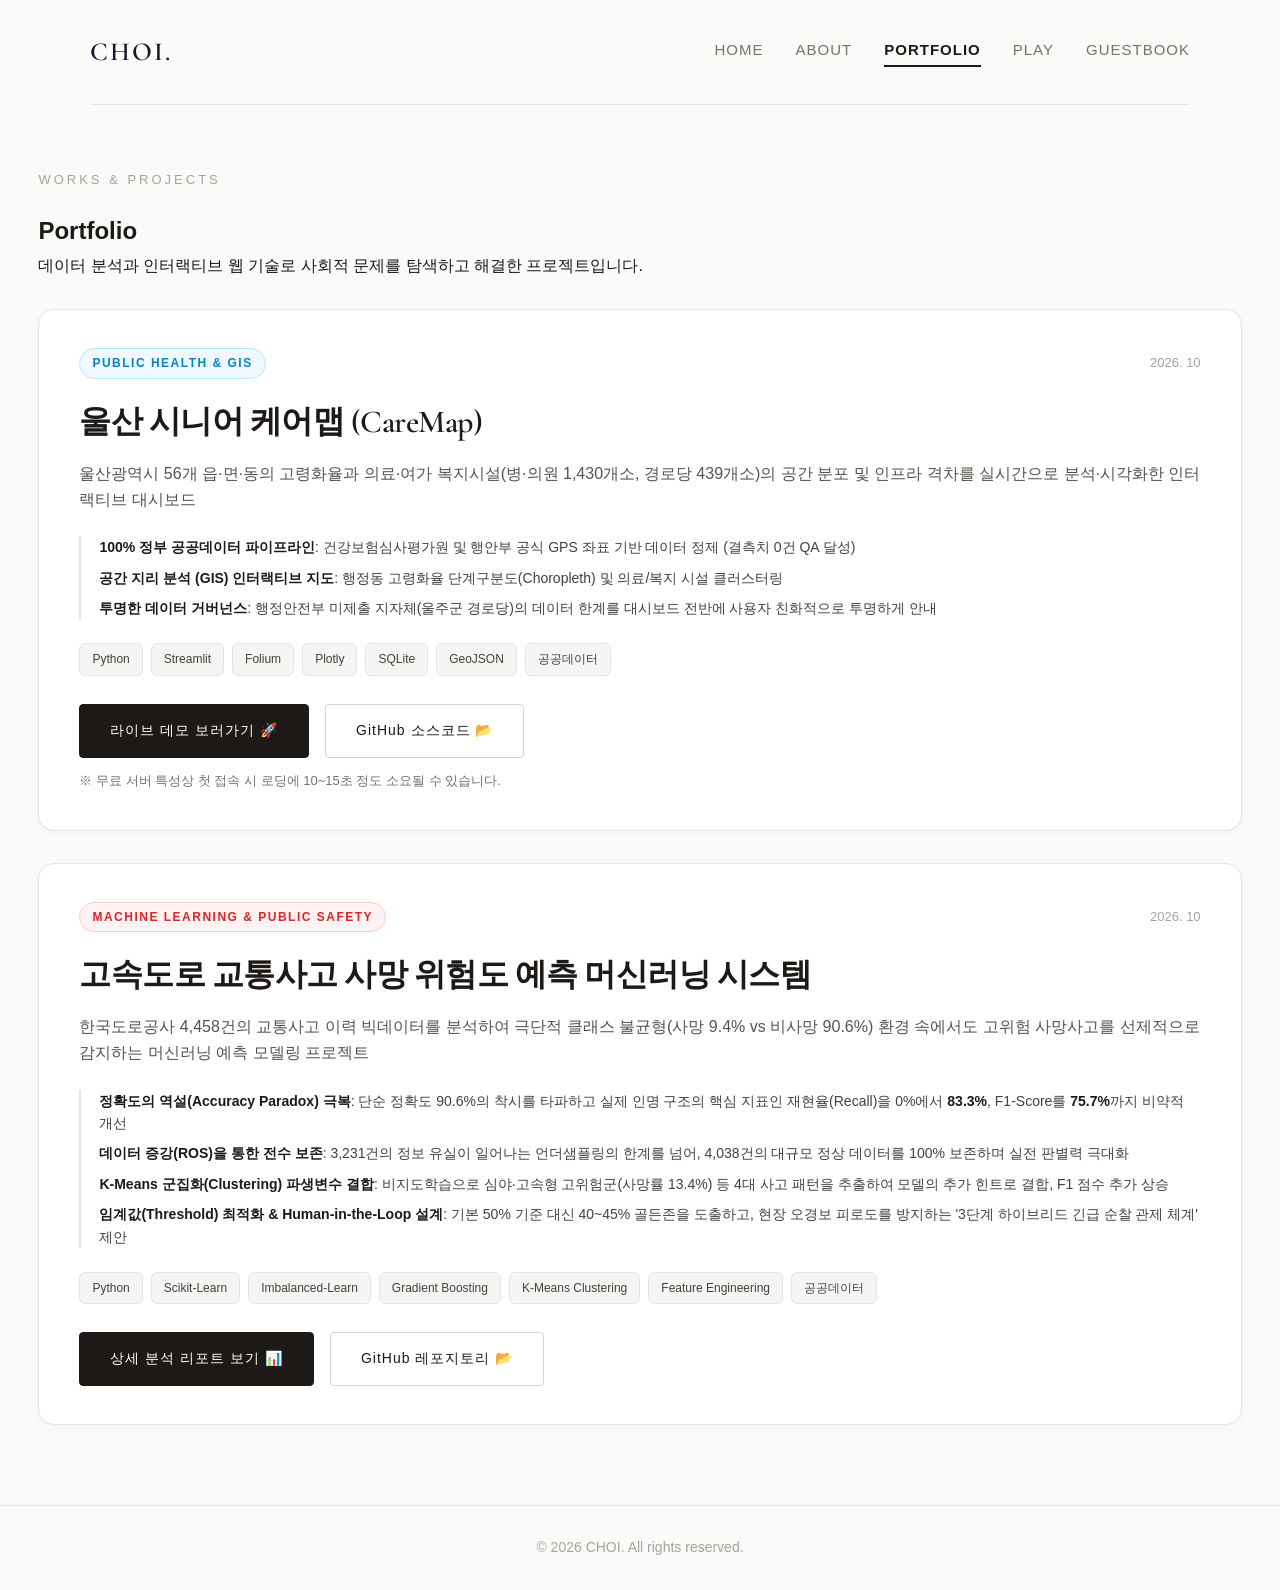
<file: portfolio.html>
<!DOCTYPE html>
<html lang="ko">
<head>
    <meta charset="UTF-8">
    <meta name="viewport" content="width=device-width, initial-scale=1.0">
    <title>Portfolio - 작품 소개</title>
    <!-- 구글 폰트 -->
    <link rel="preconnect" href="https://fonts.googleapis.com">
    <link rel="preconnect" href="https://fonts.gstatic.com" crossorigin>
    <link href="https://fonts.googleapis.com/css2?family=Cormorant+Garamond:ital,wght@0,400;0,600;1,400&family=Pretendard:wght@300;400;600;700&display=swap" rel="stylesheet">
    <link rel="stylesheet" href="style.css?v=3.6">
</head>
<body>
    <!-- 상단 메뉴 네비게이션 -->
    <header class="navbar">
        <div class="logo">
            <a href="index.html">CHOI.</a>
        </div>
        <nav class="nav-links">
            <a href="index.html">Home</a>
            <a href="about.html">About</a>
            <a href="portfolio.html" class="active">Portfolio</a>
            <a href="play.html">Play</a>
            <a href="guestbook.html">Guestbook</a>
        </nav>
    </header>

    <!-- 포트폴리오 본문 영역 -->
    <main class="container">
        <section class="page-header">
            <span class="category-tag">Works & Projects</span>
            <h1>Portfolio</h1>
            <p class="description">데이터 분석과 인터랙티브 웹 기술로 사회적 문제를 탐색하고 해결한 프로젝트입니다.</p>
        </section>
        
        <!-- 프로젝트 카드 목록 -->
        <section class="portfolio-grid">
            <article class="portfolio-card">
                <div class="portfolio-card-header">
                    <span class="project-badge">Public Health & GIS</span>
                    <span class="project-date">2026. 10</span>
                </div>
                
                <h2 class="project-title">울산 시니어 케어맵 (CareMap)</h2>
                <p class="project-subtitle">
                    울산광역시 56개 읍·면·동의 고령화율과 의료·여가 복지시설(병·의원 1,430개소, 경로당 439개소)의 공간 분포 및 인프라 격차를 실시간으로 분석·시각화한 인터랙티브 대시보드
                </p>

                <!-- 주요 기능 및 엔지니어링 특징 -->
                <ul class="project-features">
                    <li><strong>100% 정부 공공데이터 파이프라인</strong>: 건강보험심사평가원 및 행안부 공식 GPS 좌표 기반 데이터 정제 (결측치 0건 QA 달성)</li>
                    <li><strong>공간 지리 분석 (GIS) 인터랙티브 지도</strong>: 행정동 고령화율 단계구분도(Choropleth) 및 의료/복지 시설 클러스터링</li>
                    <li><strong>투명한 데이터 거버넌스</strong>: 행정안전부 미제출 지자체(울주군 경로당)의 데이터 한계를 대시보드 전반에 사용자 친화적으로 투명하게 안내</li>
                </ul>

                <!-- 기술 스택 태그 -->
                <div class="tech-tags">
                    <span class="tech-tag">Python</span>
                    <span class="tech-tag">Streamlit</span>
                    <span class="tech-tag">Folium</span>
                    <span class="tech-tag">Plotly</span>
                    <span class="tech-tag">SQLite</span>
                    <span class="tech-tag">GeoJSON</span>
                    <span class="tech-tag">공공데이터</span>
                </div>

                <!-- 바로가기 버튼 그룹 및 수면 모드 안내 -->
                <div class="portfolio-actions">
                    <div class="button-group">
                        <a href="https://caremap-choi93k-lang.streamlit.app/" target="_blank" rel="noopener noreferrer" class="btn btn-primary">
                            라이브 데모 보러가기 🚀
                        </a>
                        <a href="https://github.com/choi93k-lang/caremap" target="_blank" rel="noopener noreferrer" class="btn btn-outline">
                            GitHub 소스코드 📂
                        </a>
                    </div>
                    <p class="sleep-notice">※ 무료 서버 특성상 첫 접속 시 로딩에 10~15초 정도 소요될 수 있습니다.</p>
                </div>
            </article>

            <!-- 2번째 프로젝트: 고속도로 사망사고 머신러닝 예측 시스템 -->
            <article class="portfolio-card">
                <div class="portfolio-card-header">
                    <span class="project-badge" style="color: #dc2626; background-color: #fef2f2; border-color: #fecaca;">Machine Learning & Public Safety</span>
                    <span class="project-date">2026. 10</span>
                </div>
                
                <h2 class="project-title">고속도로 교통사고 사망 위험도 예측 머신러닝 시스템</h2>
                <p class="project-subtitle">
                    한국도로공사 4,458건의 교통사고 이력 빅데이터를 분석하여 극단적 클래스 불균형(사망 9.4% vs 비사망 90.6%) 환경 속에서도 고위험 사망사고를 선제적으로 감지하는 머신러닝 예측 모델링 프로젝트
                </p>

                <!-- 주요 기능 및 엔지니어링 특징 -->
                <ul class="project-features">
                    <li><strong>정확도의 역설(Accuracy Paradox) 극복</strong>: 단순 정확도 90.6%의 착시를 타파하고 실제 인명 구조의 핵심 지표인 재현율(Recall)을 0%에서 <strong>83.3%</strong>, F1-Score를 <strong>75.7%</strong>까지 비약적 개선</li>
                    <li><strong>데이터 증강(ROS)을 통한 전수 보존</strong>: 3,231건의 정보 유실이 일어나는 언더샘플링의 한계를 넘어, 4,038건의 대규모 정상 데이터를 100% 보존하며 실전 판별력 극대화</li>
                    <li><strong>K-Means 군집화(Clustering) 파생변수 결합</strong>: 비지도학습으로 심야·고속형 고위험군(사망률 13.4%) 등 4대 사고 패턴을 추출하여 모델의 추가 힌트로 결합, F1 점수 추가 상승</li>
                    <li><strong>임계값(Threshold) 최적화 &amp; Human-in-the-Loop 설계</strong>: 기본 50% 기준 대신 40~45% 골든존을 도출하고, 현장 오경보 피로도를 방지하는 '3단계 하이브리드 긴급 순찰 관제 체계' 제안</li>
                </ul>

                <!-- 기술 스택 태그 -->
                <div class="tech-tags">
                    <span class="tech-tag">Python</span>
                    <span class="tech-tag">Scikit-Learn</span>
                    <span class="tech-tag">Imbalanced-Learn</span>
                    <span class="tech-tag">Gradient Boosting</span>
                    <span class="tech-tag">K-Means Clustering</span>
                    <span class="tech-tag">Feature Engineering</span>
                    <span class="tech-tag">공공데이터</span>
                </div>

                <!-- 바로가기 버튼 그룹 -->
                <div class="portfolio-actions">
                    <div class="button-group">
                        <a href="accident-ml-report.html" class="btn btn-primary">
                            상세 분석 리포트 보기 📊
                        </a>
                        <a href="https://github.com/choi93k-lang/choi93k-lang.github.io" target="_blank" rel="noopener noreferrer" class="btn btn-outline">
                            GitHub 레포지토리 📂
                        </a>
                    </div>
                </div>
            </article>
        </section>
    </main>

    <!-- 하단 푸터 -->
    <footer class="footer">
        <p>© 2026 CHOI. All rights reserved.</p>
    </footer>

    <script src="script.js"></script>
</body>
</html>
</file>
<file: style.css>
/* ===================================================
   전역 스타일 & 기본 설정
=================================================== */
* {
    margin: 0;
    padding: 0;
    box-sizing: border-box;
}

html {
    scroll-behavior: smooth;
    overflow-x: hidden;
    width: 100%;
}

body {
    background-color: #fafaf9;
    color: #1c1917;
    font-family: 'Pretendard', -apple-system, BlinkMacSystemFont, 'Segoe UI', Roboto, sans-serif;
    line-height: 1.7;
    min-height: 100vh;
    display: flex;
    flex-direction: column;
    overflow-x: hidden;
    width: 100%;
}

a {
    color: inherit;
    text-decoration: none;
    transition: color 0.2s ease, opacity 0.2s ease;
}

/* ===================================================
   상단 네비게이션 바 (모든 페이지 공통)
=================================================== */
.navbar {
    max-width: 1100px;
    width: 90%;
    margin: 0 auto;
    padding: 30px 0;
    display: flex;
    justify-content: space-between;
    align-items: center;
    border-bottom: 1px solid #e7e5e4;
}

.logo a {
    font-family: 'Cormorant Garamond', serif;
    font-size: 26px;
    font-weight: 600;
    letter-spacing: 2px;
    color: #111827;
}

.nav-links {
    display: flex;
    gap: 32px;
}

.nav-links a {
    font-size: 15px;
    letter-spacing: 1px;
    text-transform: uppercase;
    color: #78716c;
    position: relative;
    padding-bottom: 4px;
}

.nav-links a:hover,
.nav-links a.active {
    color: #1c1917;
    font-weight: 600;
}

.nav-links a.active::after {
    content: '';
    position: absolute;
    bottom: 0;
    left: 0;
    width: 100%;
    height: 2px;
    background-color: #1c1917;
}

/* ===================================================
   메인 컨테이너
=================================================== */
.container {
    max-width: 1240px;
    width: 94%;
    margin: 0 auto;
    flex: 1;
    padding: 60px 0 80px 0;
}

/* ===================================================
   홈페이지 히어로 섹션
=================================================== */
.hero-section {
    padding: 60px 0 80px 0;
    border-bottom: 1px solid #e7e5e4;
}

.category-tag {
    display: inline-block;
    font-size: 13px;
    text-transform: uppercase;
    letter-spacing: 3px;
    color: #a8a29e;
    margin-bottom: 20px;
}

.hero-title {
    font-family: 'Cormorant Garamond', serif;
    font-size: 56px;
    line-height: 1.15;
    font-weight: 400;
    color: #1c1917;
    margin-bottom: 24px;
    letter-spacing: -0.5px;
}

.hero-title em {
    font-style: italic;
    font-weight: 400;
    color: #57534e;
}

.hero-subtitle {
    font-size: 18px;
    color: #57534e;
    max-width: 580px;
    margin-bottom: 40px;
    font-weight: 300;
}

/* 버튼 그룹 */
.button-group {
    display: flex;
    gap: 16px;
    flex-wrap: wrap;
}

.btn {
    display: inline-block;
    padding: 14px 30px;
    font-size: 14px;
    letter-spacing: 1px;
    border-radius: 4px;
    cursor: pointer;
    transition: all 0.25s ease;
}

.btn-primary {
    background-color: #1c1917;
    color: #ffffff;
    border: 1px solid #1c1917;
}

.btn-primary:hover {
    background-color: #44403c;
    border-color: #44403c;
}

.btn-outline {
    background-color: transparent;
    color: #1c1917;
    border: 1px solid #d6d3d1;
}

.btn-outline:hover {
    border-color: #1c1917;
    background-color: #f5f5f4;
}

/* ===================================================
   홈페이지 3열 그리드 섹션
=================================================== */
.feature-grid {
    display: grid;
    grid-template-columns: repeat(3, 1fr);
    gap: 40px;
    padding-top: 60px;
    padding-bottom: 80px;
    border-bottom: 1px solid #e7e5e4;
}

.feature-item {
    background-color: #ffffff;
    padding: 36px 30px;
    border-radius: 8px;
    border: 1px solid #f0eeeb;
    transition: transform 0.25s ease, box-shadow 0.25s ease;
}

.feature-item:hover {
    transform: translateY(-4px);
    box-shadow: 0 10px 25px rgba(0, 0, 0, 0.05);
}

.feature-num {
    font-family: 'Cormorant Garamond', serif;
    font-size: 28px;
    color: #a8a29e;
    display: block;
    margin-bottom: 12px;
}

.feature-item h3 {
    font-size: 20px;
    font-weight: 600;
    margin-bottom: 10px;
    color: #1c1917;
}

.feature-item p {
    font-size: 15px;
    color: #78716c;
    line-height: 1.6;
}

/* ===================================================
   8-Card 3D 아케이드 회전문 (GAME HUB 포스터 카드)
=================================================== */
.carousel-playground-section {
    padding-top: 80px;
    padding-bottom: 50px;
    overflow: hidden;
}

.section-title-wrap {
    text-align: center;
    margin-bottom: 25px;
}

.section-title {
    font-family: 'Pretendard', -apple-system, sans-serif;
    font-size: 34px;
    font-weight: 800;
    letter-spacing: 3px;
    color: #1c1917;
    margin-bottom: 6px;
}

.section-desc {
    color: #78716c;
    font-size: 15px;
}

/* 3D 래퍼 */
.carousel-3d-wrapper {
    position: relative;
    max-width: 1200px;
    margin: 0 auto;
    display: flex;
    align-items: center;
    justify-content: center;
    touch-action: pan-y;
}

/* 3D 원근감 씬 (Scene) */
.carousel-3d-scene {
    width: 100%;
    height: 520px;
    perspective: 1100px;
    perspective-origin: 50% 50%;
    display: flex;
    align-items: center;
    justify-content: center;
    position: relative;
    cursor: grab;
    user-select: none;
    -webkit-user-select: none;
    overflow: visible;
}

.carousel-3d-scene.grabbing {
    cursor: grabbing;
}

/* 회전 기둥 (Cylinder Container) */
.carousel-3d-cylinder {
    width: 280px;
    height: 440px;
    position: relative;
    transform-style: preserve-3d;
    display: flex;
    align-items: center;
    justify-content: center;
}

/* 3D 포스터 카드 기본 스타일 (부드러운 버터 관성 감속 0.5s) */
.carousel-3d-card {
    position: absolute;
    width: 280px;
    height: 440px;
    left: 0;
    top: 0;
    transform-style: preserve-3d;
    transition: transform 0.5s cubic-bezier(0.16, 1, 0.3, 1), 
                opacity 0.5s cubic-bezier(0.16, 1, 0.3, 1);
    cursor: pointer;
    will-change: transform, opacity;
}

/* 드래그 중에는 딜레이 없이 마우스/손가락을 1:1로 즉각 추적 */
.carousel-3d-scene.is-dragging .carousel-3d-card {
    transition: none !important;
}

/* 아케이드 게임 포스터 카드 외형 */
.game-poster-card {
    width: 100%;
    height: 100%;
    background-color: #ffffff;
    border: 2px solid #d6d3d1;
    border-radius: 24px;
    box-shadow: 0 12px 28px rgba(0, 0, 0, 0.06);
    padding: 30px 24px;
    display: flex;
    flex-direction: column;
    align-items: center;
    text-align: center;
    transition: all 0.3s ease;
}

.poster-badge {
    font-size: 11px;
    font-weight: 700;
    letter-spacing: 2px;
    padding: 4px 12px;
    background-color: #fafaf9;
    border: 1px solid #e7e5e4;
    border-radius: 20px;
    color: #78716c;
    margin-bottom: 20px;
}

.poster-icon {
    font-size: 48px;
    line-height: 1;
    margin-bottom: 16px;
}

.poster-title {
    font-family: 'Pretendard', sans-serif;
    font-size: 22px;
    font-weight: 700;
    color: #1c1917;
    margin-bottom: 4px;
    line-height: 1.2;
}

.poster-korean {
    font-size: 13.5px;
    color: #a8a29e;
    margin-bottom: 16px;
}

.poster-desc {
    font-size: 13.5px;
    color: #57534e;
    line-height: 1.5;
    flex: 1;
}

/* [ 플레이하기 ▶ ] 버튼 */
.btn-play-now {
    display: inline-block;
    width: 100%;
    padding: 12px;
    background-color: #1c1917;
    color: #ffffff;
    font-size: 14px;
    font-weight: 600;
    border-radius: 10px;
    letter-spacing: 1px;
    transition: background-color 0.2s ease, transform 0.1s ease;
    margin-top: 15px;
}

.btn-play-now:hover {
    background-color: #44403c;
    transform: translateY(-2px);
}

/* 정면 활성 카드 강조 */
.carousel-3d-card.active {
    opacity: 1 !important;
    cursor: default;
    z-index: 25;
}

.carousel-3d-card.active .game-poster-card {
    border: 3.5px solid #292524;
    box-shadow: 0 20px 45px rgba(0, 0, 0, 0.14);
}

/* 양옆 대기 카드 호버 */
.carousel-3d-card:not(.active):hover {
    opacity: 0.95 !important;
}

/* 화살표 버튼 */
.carousel-arrow-btn {
    background-color: #ffffff;
    color: #1c1917;
    border: 1px solid #e7e5e4;
    width: 48px;
    height: 48px;
    border-radius: 50%;
    font-size: 28px;
    line-height: 1;
    display: flex;
    align-items: center;
    justify-content: center;
    cursor: pointer;
    z-index: 30;
    flex-shrink: 0;
    box-shadow: 0 4px 14px rgba(0, 0, 0, 0.08);
    transition: all 0.2s ease;
}

.carousel-arrow-btn:hover {
    background-color: #1c1917;
    color: #ffffff;
    border-color: #1c1917;
    transform: scale(1.08);
}

.prev-btn {
    margin-right: 14px;
}

.next-btn {
    margin-left: 14px;
}

/* 동그라미 인디케이터 (8개) */
.carousel-indicators {
    display: flex;
    justify-content: center;
    gap: 8px;
    margin-top: 25px;
}

.indicator-dot {
    width: 8px;
    height: 8px;
    border-radius: 4px;
    background-color: #d6d3d1;
    border: none;
    cursor: pointer;
    transition: all 0.25s ease;
    padding: 0;
}

.indicator-dot.active {
    width: 24px;
    background-color: #1c1917;
}

/* ===================================================
   개별 게임 전용 플레이 페이지 (play.html)
=================================================== */
.play-page-body {
    background-color: #f6f5f3;
}

.game-arena-header {
    text-align: center;
    margin-bottom: 35px;
}

.back-link {
    display: inline-block;
    font-size: 14px;
    color: #78716c;
    margin-bottom: 12px;
    font-weight: 500;
}

.back-link:hover {
    color: #1c1917;
    text-decoration: underline;
}

.arena-title {
    font-family: 'Pretendard', sans-serif;
    font-size: 38px;
    font-weight: 800;
    color: #1c1917;
    margin-bottom: 8px;
}

.arena-desc {
    font-size: 16px;
    color: #57534e;
    max-width: 500px;
    margin: 0 auto;
}

/* 게임 스테이지 중앙 카드 */
.game-stage-container {
    max-width: 580px;
    margin: 0 auto 50px auto;
    background-color: #ffffff;
    border: 1px solid #e7e5e4;
    border-radius: 20px;
    padding: 36px 32px;
    box-shadow: 0 10px 30px rgba(0, 0, 0, 0.06);
}

.single-game-panel {
    display: none;
}

.single-game-panel.active {
    display: block;
}

.arena-scoreboard {
    display: flex;
    justify-content: space-between;
    font-size: 15px;
    color: #57534e;
    padding: 12px 18px;
    background-color: #fafaf9;
    border-radius: 8px;
    border: 1px solid #e7e5e4;
    margin-bottom: 24px;
}

.arena-scoreboard strong {
    color: #1c1917;
}

.arena-controls {
    margin-top: 24px;
    text-align: center;
}

.btn-game-primary {
    background-color: #1c1917;
    color: #ffffff;
    border: 1px solid #1c1917;
    padding: 12px 28px;
    font-size: 15px;
    font-weight: 600;
    border-radius: 8px;
    cursor: pointer;
    transition: all 0.2s ease;
}

.btn-game-primary:hover {
    background-color: #44403c;
}

.btn-game {
    background-color: #ffffff;
    color: #1c1917;
    border: 1px solid #d6d3d1;
    padding: 10px 22px;
    font-size: 14px;
    border-radius: 8px;
    cursor: pointer;
    transition: all 0.2s ease;
}

.btn-game:hover {
    background-color: #1c1917;
    color: #ffffff;
}

/* 1. 아레나 카드 맞추기 */
.arena-memory-board {
    display: grid;
    grid-template-columns: repeat(4, 1fr);
    gap: 10px;
    perspective: 800px;
}

.memory-card {
    aspect-ratio: 1 / 1;
    position: relative;
    cursor: pointer;
    transform-style: preserve-3d;
    transition: transform 0.35s ease;
    border-radius: 8px;
    user-select: none;
}

.memory-card.flipped,
.memory-card.matched {
    transform: rotateY(180deg);
}

.card-face {
    position: absolute;
    width: 100%;
    height: 100%;
    backface-visibility: hidden;
    border-radius: 8px;
    display: flex;
    align-items: center;
    justify-content: center;
    font-size: 26px;
    box-shadow: 0 2px 6px rgba(0, 0, 0, 0.06);
}

.card-front {
    background-color: #292524;
    color: #a8a29e;
}

.card-back {
    background-color: #ffffff;
    color: #1c1917;
    transform: rotateY(180deg);
    border: 1px solid #e7e5e4;
}

/* 2. 아레나 반응 속도 */
.arena-reaction-box {
    border-radius: 14px;
    min-height: 240px;
    display: flex;
    align-items: center;
    justify-content: center;
    cursor: pointer;
    text-align: center;
    padding: 20px;
    transition: background-color 0.2s ease;
    user-select: none;
}

.arena-reaction-box.waiting {
    background-color: #fafaf9;
    border: 2px dashed #d6d3d1;
    color: #44403c;
}

.arena-reaction-box.ready {
    background-color: #f87171;
    color: #ffffff;
}

.arena-reaction-box.now {
    background-color: #10b981;
    color: #ffffff;
}

.arena-reaction-box.result {
    background-color: #292524;
    color: #ffffff;
}

.reaction-icon {
    font-size: 36px;
    display: block;
    margin-bottom: 8px;
}

.reaction-text {
    font-size: 20px;
    font-weight: 700;
}

/* 3. 아레나 틱택토 */
.arena-tictactoe-board {
    display: grid;
    grid-template-columns: repeat(3, 1fr);
    gap: 10px;
    max-width: 280px;
    margin: 0 auto;
}

.tictactoe-cell {
    aspect-ratio: 1 / 1;
    background-color: #fafaf9;
    border: 1px solid #d6d3d1;
    border-radius: 10px;
    display: flex;
    align-items: center;
    justify-content: center;
    font-size: 38px;
    font-weight: 700;
    cursor: pointer;
    transition: background-color 0.2s ease;
    user-select: none;
}

.tictactoe-cell:hover {
    background-color: #f0eeeb;
}

.tictactoe-cell.x { color: #1c1917; }
.tictactoe-cell.o { color: #78716c; }

/* 4. 아레나 업다운 */
.arena-updown-box {
    text-align: center;
    padding: 20px 0;
}

.arena-hint-text {
    font-size: 18px;
    font-weight: 600;
    color: #1c1917;
    margin-bottom: 20px;
    min-height: 28px;
}

.arena-input-row {
    display: flex;
    justify-content: center;
    gap: 10px;
}

.arena-input-row input {
    width: 140px;
    padding: 12px;
    font-size: 18px;
    border: 1px solid #d6d3d1;
    border-radius: 8px;
    text-align: center;
    outline: none;
}

/* 5. 아레나 스피드 클릭 */
.arena-clicker-box {
    text-align: center;
    padding: 20px 0;
}

.arena-big-clicker {
    width: 220px;
    height: 120px;
    font-size: 18px;
    font-weight: 700;
    background-color: #292524;
    color: #ffffff;
    border: none;
    border-radius: 14px;
    cursor: pointer;
    box-shadow: 0 6px 18px rgba(0, 0, 0, 0.12);
    transition: transform 0.1s ease;
}

.arena-big-clicker:active {
    transform: scale(0.95);
    background-color: #10b981;
}

.arena-result-text {
    margin-top: 18px;
    font-size: 15px;
    color: #78716c;
}

/* 6. 아레나 가위바위보 */
.arena-rps-box {
    text-align: center;
    padding: 10px 0;
}

.rps-battle-display {
    display: flex;
    justify-content: center;
    align-items: center;
    gap: 30px;
    margin-bottom: 24px;
}

.rps-fighter {
    display: flex;
    flex-direction: column;
    align-items: center;
}

.rps-label {
    font-size: 14px;
    color: #78716c;
    margin-bottom: 6px;
}

.rps-hand {
    font-size: 56px;
    line-height: 1;
}

.rps-vs {
    font-size: 22px;
    font-weight: 800;
    color: #a8a29e;
}

.rps-buttons-row {
    display: flex;
    justify-content: center;
    gap: 12px;
    margin-top: 15px;
}

.btn-rps {
    padding: 12px 22px;
    font-size: 16px;
    font-weight: 600;
    background-color: #fafaf9;
    border: 1px solid #d6d3d1;
    border-radius: 10px;
    cursor: pointer;
    transition: all 0.2s ease;
}

.btn-rps:hover {
    background-color: #1c1917;
    color: #ffffff;
    border-color: #1c1917;
}

/* 7. 아레나 두더지 잡기 */
.arena-mole-grid {
    display: grid;
    grid-template-columns: repeat(3, 1fr);
    gap: 12px;
    max-width: 320px;
    margin: 0 auto;
}

.mole-hole {
    aspect-ratio: 1 / 1;
    background-color: #44403c;
    border-radius: 50%;
    display: flex;
    align-items: center;
    justify-content: center;
    font-size: 40px;
    cursor: pointer;
    user-select: none;
    box-shadow: inset 0 4px 8px rgba(0, 0, 0, 0.4);
    transition: transform 0.1s ease;
}

.mole-hole.has-mole {
    background-color: #78716c;
}

.mole-hole.has-mole::after {
    content: '🐹';
}

.mole-hole:active {
    transform: scale(0.95);
}

/* 8. 아레나 주사위 대결 */
.arena-dice-box {
    text-align: center;
    padding: 10px 0;
}

.dice-battle-row {
    display: flex;
    justify-content: center;
    align-items: center;
    gap: 30px;
    margin-bottom: 24px;
}

.dice-side {
    display: flex;
    flex-direction: column;
    align-items: center;
}

.dice-label {
    font-size: 14px;
    color: #78716c;
    margin-bottom: 8px;
}

.dice-pair {
    display: flex;
    gap: 8px;
}

.dice-cube {
    font-size: 44px;
    line-height: 1;
}

.dice-sum {
    font-size: 15px;
    color: #1c1917;
    margin-top: 6px;
}

.dice-vs {
    font-size: 22px;
    font-weight: 800;
    color: #a8a29e;
}

/* 하단 다른 게임 바로가기 알약 버튼 */
.arena-bottom-nav {
    text-align: center;
    margin-top: 40px;
}

.arena-bottom-nav p {
    font-size: 14px;
    color: #78716c;
    margin-bottom: 12px;
}

.game-pill-list {
    display: flex;
    justify-content: center;
    gap: 8px;
    flex-wrap: wrap;
    max-width: 700px;
    margin: 0 auto;
}

.game-pill {
    display: inline-block;
    padding: 8px 16px;
    background-color: #ffffff;
    border: 1px solid #d6d3d1;
    border-radius: 20px;
    font-size: 13.5px;
    color: #57534e;
    transition: all 0.2s ease;
}

.game-pill:hover {
    background-color: #1c1917;
    color: #ffffff;
    border-color: #1c1917;
}

/* ===================================================
   하단 푸터
=================================================== */
.footer {
    border-top: 1px solid #e7e5e4;
    padding: 30px 0;
    text-align: center;
    font-size: 14px;
    color: #a8a29e;
}

/* ===================================================
   반응형 (모바일)
=================================================== */
@media (max-width: 900px) {
    .carousel-3d-scene {
        overflow: hidden;
    }
}

@media (max-width: 768px) {
    .hero-title {
        font-size: 38px;
    }

    .feature-grid {
        grid-template-columns: 1fr;
        gap: 20px;
    }

    .carousel-arrow-btn {
        width: 38px;
        height: 38px;
        font-size: 20px;
    }
}

/* ===================================================
   방명록 (Guestbook) 스타일 (시원하고 높은 가독성 튜닝)
=================================================== */
.guestbook-layout {
    display: grid;
    grid-template-columns: 400px 1fr;
    gap: 48px;
    align-items: start;
    margin-top: 36px;
    max-width: 1140px;
    margin-left: auto;
    margin-right: auto;
}

/* 방명록 입력 카드 */
.guestbook-form-card {
    background-color: #ffffff;
    border: 1px solid #e2e0df;
    border-radius: 16px;
    padding: 34px 30px;
    box-shadow: 0 4px 24px rgba(0, 0, 0, 0.04);
    position: sticky;
    top: 30px;
}

.guestbook-form-card h2 {
    font-size: 21px;
    font-weight: 700;
    color: #1c1917;
    margin-bottom: 24px;
    letter-spacing: -0.3px;
}

.guestbook-form .form-group {
    margin-bottom: 22px;
}

.guestbook-form label {
    display: block;
    font-size: 14px;
    font-weight: 700;
    color: #57534e;
    margin-bottom: 9px;
    letter-spacing: 0.3px;
}

.guestbook-form input,
.guestbook-form textarea {
    width: 100%;
    padding: 14px 16px;
    border: 1.5px solid #e7e5e4;
    border-radius: 10px;
    font-family: inherit;
    font-size: 15px;
    color: #1c1917;
    background-color: #fafaf9;
    transition: all 0.2s ease;
}

.guestbook-form input:focus,
.guestbook-form textarea:focus {
    outline: none;
    border-color: #1c1917;
    background-color: #ffffff;
    box-shadow: 0 0 0 4px rgba(28, 25, 23, 0.06);
}

.guestbook-form textarea {
    resize: vertical;
    min-height: 140px;
    line-height: 1.7;
}

.guestbook-submit-btn {
    width: 100%;
    padding: 15px;
    background-color: #1c1917;
    color: #ffffff;
    border: none;
    border-radius: 10px;
    font-size: 15px;
    font-weight: 700;
    cursor: pointer;
    transition: all 0.2s ease;
    margin-top: 6px;
    letter-spacing: 0.5px;
}

.guestbook-submit-btn:hover:not(:disabled) {
    background-color: #44403c;
    transform: translateY(-2px);
    box-shadow: 0 4px 14px rgba(0, 0, 0, 0.12);
}

.guestbook-submit-btn:disabled {
    background-color: #a8a29e;
    cursor: not-allowed;
    transform: none;
    box-shadow: none;
}

/* 방명록 목록 섹션 */
.guestbook-list-header {
    display: flex;
    justify-content: space-between;
    align-items: center;
    padding-bottom: 16px;
    border-bottom: 2px solid #e7e5e4;
    margin-bottom: 26px;
}

.guestbook-list-header h2 {
    font-size: 21px;
    font-weight: 700;
    color: #1c1917;
    letter-spacing: -0.3px;
}

.guestbook-count {
    font-size: 14px;
    font-weight: 600;
    color: #78716c;
}

.guestbook-list {
    display: flex;
    flex-direction: column;
    gap: 20px;
}

/* 개별 방명록 카드 */
.guestbook-card {
    background-color: #ffffff;
    border: 1px solid #e2e0df;
    border-radius: 16px;
    padding: 26px 28px;
    box-shadow: 0 2px 12px rgba(0, 0, 0, 0.03);
    transition: transform 0.2s ease, box-shadow 0.2s ease;
}

.guestbook-card:hover {
    transform: translateY(-3px);
    box-shadow: 0 8px 24px rgba(0, 0, 0, 0.06);
}

.guestbook-card-header {
    display: flex;
    justify-content: space-between;
    align-items: center;
    margin-bottom: 16px;
}

.guestbook-author-wrap {
    display: flex;
    align-items: center;
    gap: 12px;
}

.guestbook-author-avatar {
    width: 40px;
    height: 40px;
    border-radius: 50%;
    background-color: #f5f5f4;
    border: 1px solid #e7e5e4;
    display: flex;
    align-items: center;
    justify-content: center;
    font-size: 16px;
    font-weight: 700;
    color: #44403c;
}

.guestbook-author-name {
    font-size: 17px;
    font-weight: 700;
    color: #1c1917;
}

.guestbook-date {
    font-size: 13px;
    color: #a8a29e;
}

.guestbook-card-message {
    font-size: 15px;
    line-height: 1.8;
    color: #292524;
    white-space: pre-wrap;
    word-break: break-word;
}

/* 빈 상태 및 로딩 표시 */
.guestbook-state-box {
    text-align: center;
    padding: 80px 20px;
    background-color: #ffffff;
    border: 1.5px dashed #d6d3d1;
    border-radius: 16px;
    color: #78716c;
    font-size: 15px;
    line-height: 1.8;
}

/* 모바일 반응형 */
@media (max-width: 920px) {
    .guestbook-layout {
        grid-template-columns: 1fr;
        gap: 36px;
    }

    .guestbook-form-card {
        position: static;
    }
}

/* ===================================================
   게임 아레나 TOP 5 리더보드 (명예의 전당) 스타일
=================================================== */
.arena-main-layout {
    display: grid;
    grid-template-columns: 1fr 380px;
    gap: 36px;
    align-items: start;
    margin-top: 10px;
}

/* 우측 리더보드 사이드바 */
.arena-leaderboard-sidebar {
    position: sticky;
    top: 30px;
}

.leaderboard-card {
    background-color: #ffffff;
    border: 1.5px solid #e7e5e4;
    border-radius: 16px;
    padding: 24px 22px;
    box-shadow: 0 4px 20px rgba(0, 0, 0, 0.03);
}

.leaderboard-header {
    display: flex;
    align-items: center;
    gap: 12px;
    padding-bottom: 16px;
    border-bottom: 1.5px solid #e7e5e4;
    margin-bottom: 18px;
}

.leaderboard-trophy {
    font-size: 30px;
    line-height: 1;
}

.leaderboard-titles h3 {
    font-size: 18px;
    font-weight: 700;
    color: #1c1917;
    margin-bottom: 2px;
    letter-spacing: -0.3px;
}

.leaderboard-titles p {
    font-size: 13px;
    color: #78716c;
}

.leaderboard-table-header {
    display: flex;
    justify-content: space-between;
    font-size: 12px;
    font-weight: 700;
    color: #a8a29e;
    text-transform: uppercase;
    letter-spacing: 0.5px;
    padding: 0 10px 10px 10px;
    border-bottom: 1px solid #f5f5f4;
}

.leaderboard-table-header .col-rank { width: 44px; }
.leaderboard-table-header .col-player { flex: 1; padding-left: 8px; }
.leaderboard-table-header .col-score { width: 90px; text-align: right; }

.leaderboard-list {
    display: flex;
    flex-direction: column;
    gap: 10px;
    margin-top: 12px;
}

/* 랭킹 1~5위 개별 행 */
.leaderboard-row {
    display: flex;
    align-items: center;
    justify-content: space-between;
    padding: 11px 12px;
    border-radius: 10px;
    background-color: #fafaf9;
    border: 1px solid #f5f5f4;
    transition: all 0.2s ease;
}

.leaderboard-row:hover {
    background-color: #f5f5f4;
    transform: translateX(2px);
}

/* 1등 골드 하이라이트 */
.leaderboard-row.rank-1 {
    background-color: #fefce8;
    border-color: #fde047;
    box-shadow: 0 2px 10px rgba(234, 179, 8, 0.1);
}

.leaderboard-row.rank-2 {
    background-color: #f8fafc;
    border-color: #cbd5e1;
}

.leaderboard-row.rank-3 {
    background-color: #fff7ed;
    border-color: #fed7aa;
}

.leaderboard-rank-badge {
    width: 32px;
    font-size: 14px;
    font-weight: 800;
    text-align: center;
    color: #78716c;
}

.leaderboard-row.rank-1 .leaderboard-rank-badge { color: #ca8a04; font-size: 16px; }
.leaderboard-row.rank-2 .leaderboard-rank-badge { color: #64748b; font-size: 15px; }
.leaderboard-row.rank-3 .leaderboard-rank-badge { color: #c2410c; font-size: 15px; }

.leaderboard-player-name {
    flex: 1;
    padding-left: 10px;
    font-size: 14px;
    font-weight: 700;
    color: #1c1917;
    white-space: nowrap;
    overflow: hidden;
    text-overflow: ellipsis;
}

.leaderboard-score-val {
    width: 95px;
    text-align: right;
    font-size: 14px;
    font-weight: 700;
    color: #292524;
}

.leaderboard-loading,
.leaderboard-empty {
    text-align: center;
    padding: 36px 12px;
    font-size: 13px;
    color: #a8a29e;
    line-height: 1.6;
}

.leaderboard-footer {
    margin-top: 18px;
    padding-top: 12px;
    border-top: 1px solid #f5f5f4;
    text-align: center;
    color: #78716c;
    font-size: 12px;
}

/* ===================================================
   게임 종료 후 점수 등록 모달 팝업
=================================================== */
.leaderboard-modal-overlay {
    position: fixed;
    top: 0;
    left: 0;
    width: 100vw;
    height: 100vh;
    background-color: rgba(0, 0, 0, 0.55);
    backdrop-filter: blur(4px);
    display: flex;
    align-items: center;
    justify-content: center;
    z-index: 9999;
    padding: 20px;
}

.leaderboard-modal-card {
    background-color: #ffffff;
    border-radius: 20px;
    padding: 36px 32px;
    width: 100%;
    max-width: 440px;
    box-shadow: 0 20px 40px rgba(0, 0, 0, 0.2);
    position: relative;
    text-align: center;
    animation: modalPopIn 0.25s cubic-bezier(0.16, 1, 0.3, 1);
}

@keyframes modalPopIn {
    from {
        opacity: 0;
        transform: scale(0.92) translateY(10px);
    }
    to {
        opacity: 1;
        transform: scale(1) translateY(0);
    }
}

.modal-close-btn {
    position: absolute;
    top: 16px;
    right: 18px;
    background: none;
    border: none;
    font-size: 24px;
    color: #a8a29e;
    cursor: pointer;
    line-height: 1;
    padding: 4px;
}

.modal-close-btn:hover {
    color: #1c1917;
}

.modal-badge {
    display: inline-block;
    background-color: #fef08a;
    color: #854d0e;
    font-size: 12px;
    font-weight: 700;
    padding: 4px 12px;
    border-radius: 20px;
    margin-bottom: 12px;
    letter-spacing: 0.5px;
}

.modal-title {
    font-size: 22px;
    font-weight: 700;
    color: #1c1917;
    margin-bottom: 6px;
}

.modal-subtitle {
    font-size: 13px;
    color: #78716c;
    margin-bottom: 22px;
}

.modal-score-box {
    background-color: #fafaf9;
    border: 1.5px solid #e7e5e4;
    border-radius: 14px;
    padding: 18px;
    margin-bottom: 24px;
}

.modal-score-box .score-label {
    display: block;
    font-size: 12px;
    font-weight: 600;
    color: #78716c;
    margin-bottom: 4px;
    text-transform: uppercase;
}

.modal-score-box .score-val {
    font-size: 28px;
    font-weight: 800;
    color: #1c1917;
    letter-spacing: -0.5px;
}

.modal-form .form-group {
    text-align: left;
    margin-bottom: 18px;
}

.modal-form label {
    display: block;
    font-size: 13px;
    font-weight: 700;
    color: #44403c;
    margin-bottom: 8px;
}

.modal-form input {
    width: 100%;
    padding: 13px 15px;
    border: 1.5px solid #e7e5e4;
    border-radius: 10px;
    font-family: inherit;
    font-size: 15px;
    color: #1c1917;
    background-color: #fafaf9;
    transition: all 0.2s ease;
}

.modal-form input:focus {
    outline: none;
    border-color: #1c1917;
    background-color: #ffffff;
    box-shadow: 0 0 0 3px rgba(28, 25, 23, 0.08);
}

.btn-submit-score {
    width: 100%;
    padding: 15px;
    background-color: #1c1917;
    color: #ffffff;
    border: none;
    border-radius: 10px;
    font-size: 15px;
    font-weight: 700;
    cursor: pointer;
    transition: all 0.2s ease;
}

.btn-submit-score:hover:not(:disabled) {
    background-color: #44403c;
    transform: translateY(-2px);
    box-shadow: 0 4px 14px rgba(0, 0, 0, 0.15);
}

.btn-submit-score:disabled {
    background-color: #a8a29e;
    cursor: not-allowed;
    transform: none;
}

/* 리더보드 모바일 반응형 */
@media (max-width: 900px) {
    .arena-main-layout {
        grid-template-columns: 1fr;
        gap: 30px;
    }

    .arena-leaderboard-sidebar {
        position: static;
    }
}

/* ===================================================
   상단 볼륨 ON/OFF 토글 스위치 스타일
=================================================== */
.btn-bgm-toggle {
    display: inline-flex;
    align-items: center;
    gap: 8px;
    padding: 8px 16px;
    background-color: #ffffff;
    border: 1.5px solid #d6d3d1;
    border-radius: 30px;
    font-family: inherit;
    font-size: 13px;
    font-weight: 700;
    color: #1c1917;
    cursor: pointer;
    transition: all 0.2s ease;
    box-shadow: 0 2px 8px rgba(0, 0, 0, 0.04);
}

.btn-bgm-toggle:hover {
    background-color: #f5f5f4;
    border-color: #1c1917;
    transform: translateY(-1px);
}

.btn-bgm-toggle.muted {
    background-color: #f5f5f4;
    border-color: #e7e5e4;
    color: #a8a29e;
}

/* ===================================================
   포트폴리오 카드 섹션 스타일
=================================================== */
.portfolio-grid {
    display: flex;
    flex-direction: column;
    gap: 32px;
    margin-top: 30px;
}

.portfolio-card {
    background-color: #ffffff;
    border: 1px solid #e7e5e4;
    border-radius: 16px;
    padding: 38px 40px;
    box-shadow: 0 2px 12px rgba(0, 0, 0, 0.03);
    transition: transform 0.25s ease, box-shadow 0.25s ease, border-color 0.25s ease;
}

.portfolio-card:hover {
    transform: translateY(-4px);
    border-color: #1c1917;
    box-shadow: 0 12px 32px rgba(0, 0, 0, 0.08);
}

.portfolio-card-header {
    display: flex;
    justify-content: space-between;
    align-items: center;
    margin-bottom: 16px;
}

.project-badge {
    display: inline-block;
    font-size: 12px;
    letter-spacing: 1.5px;
    text-transform: uppercase;
    color: #0284c7;
    background-color: #f0f9ff;
    border: 1px solid #bae6fd;
    padding: 4px 12px;
    border-radius: 20px;
    font-weight: 600;
}

.project-date {
    font-size: 13px;
    color: #a8a29e;
    font-weight: 500;
}

.project-title {
    font-family: 'Cormorant Garamond', 'Pretendard', serif;
    font-size: 32px;
    font-weight: 600;
    color: #1c1917;
    margin-bottom: 12px;
    letter-spacing: -0.5px;
}

.project-subtitle {
    font-size: 16px;
    color: #57534e;
    line-height: 1.6;
    margin-bottom: 24px;
}

.project-features {
    list-style: none;
    padding: 0;
    margin-bottom: 24px;
    border-left: 2px solid #e7e5e4;
    padding-left: 18px;
}

.project-features li {
    font-size: 14px;
    color: #44403c;
    margin-bottom: 8px;
    line-height: 1.6;
}

.project-features li strong {
    color: #1c1917;
}

.tech-tags {
    display: flex;
    flex-wrap: wrap;
    gap: 8px;
    margin-bottom: 28px;
}

.tech-tag {
    font-size: 12px;
    padding: 5px 12px;
    background-color: #f5f5f4;
    border: 1px solid #e7e5e4;
    border-radius: 6px;
    color: #44403c;
    font-weight: 500;
}

.portfolio-actions {
    display: flex;
    flex-direction: column;
    gap: 10px;
}

.sleep-notice {
    font-size: 13px;
    color: #78716c;
    margin-top: 2px;
}
</file>
